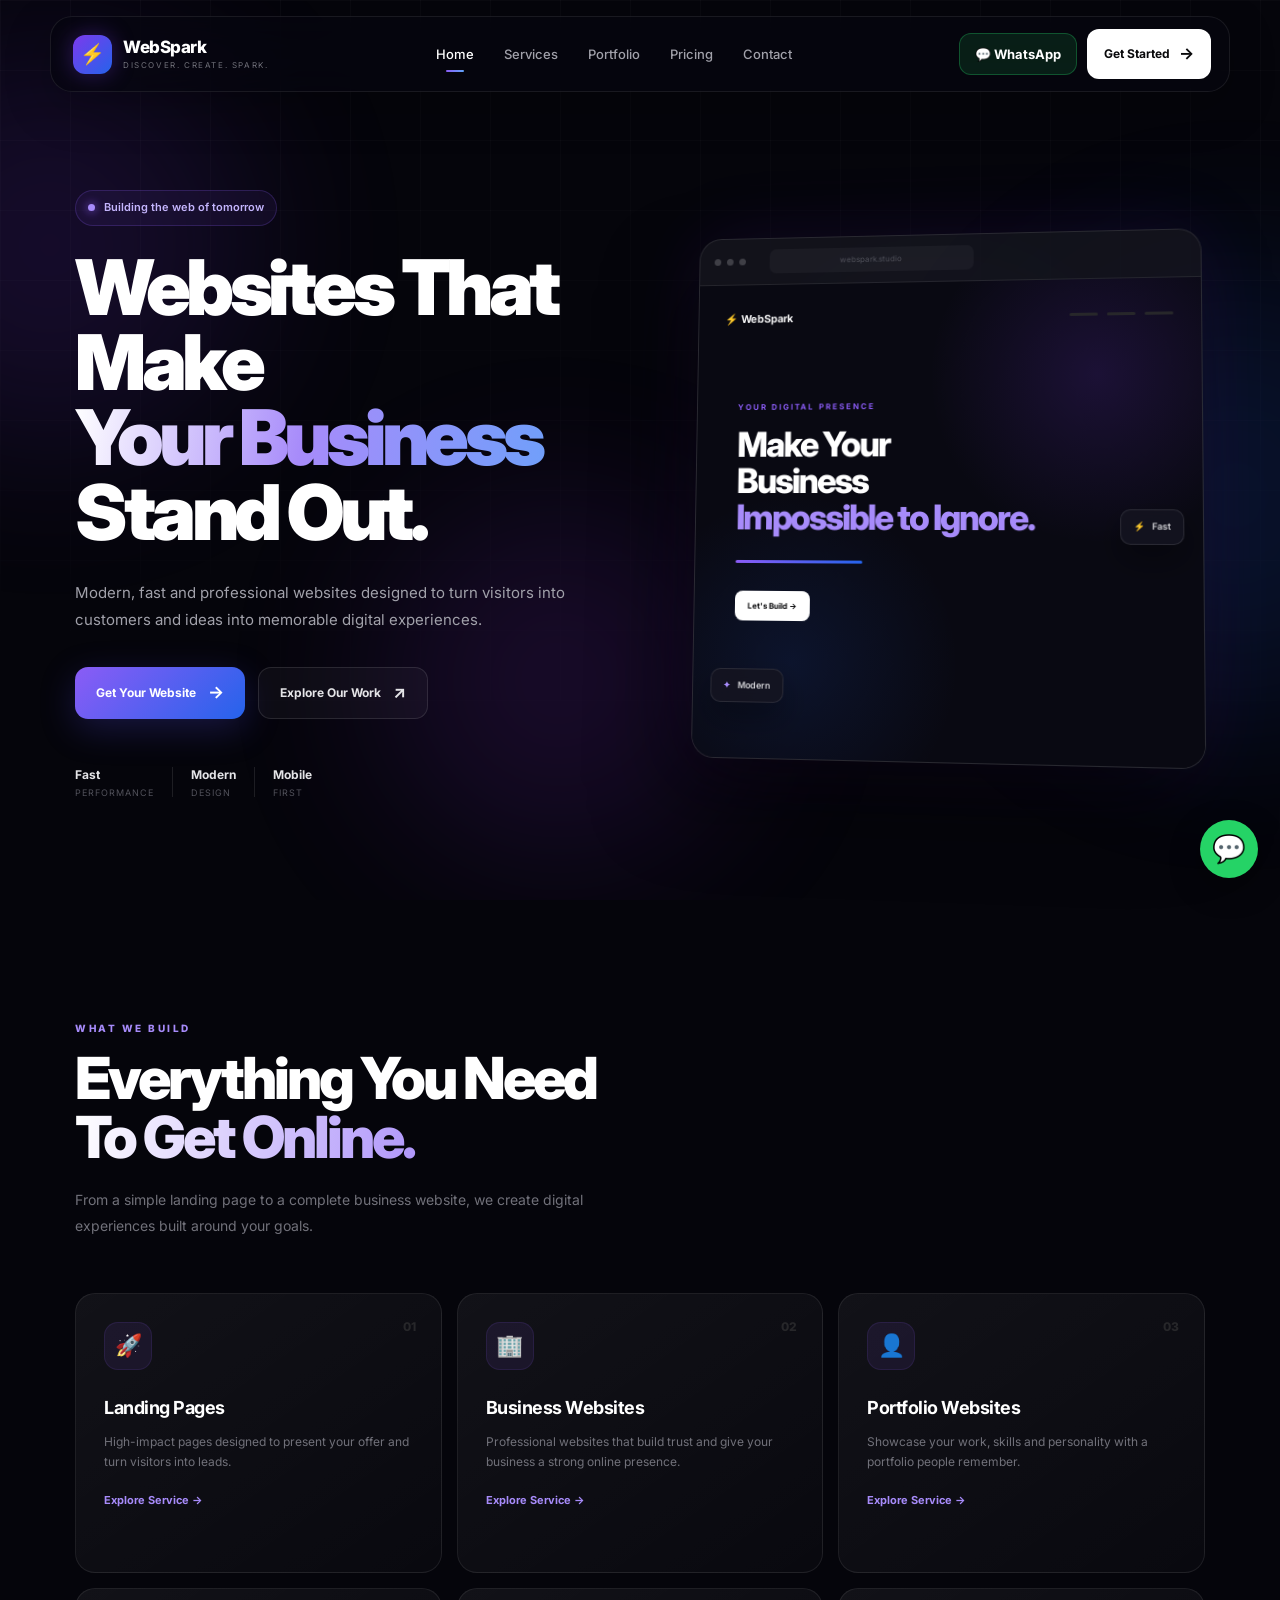
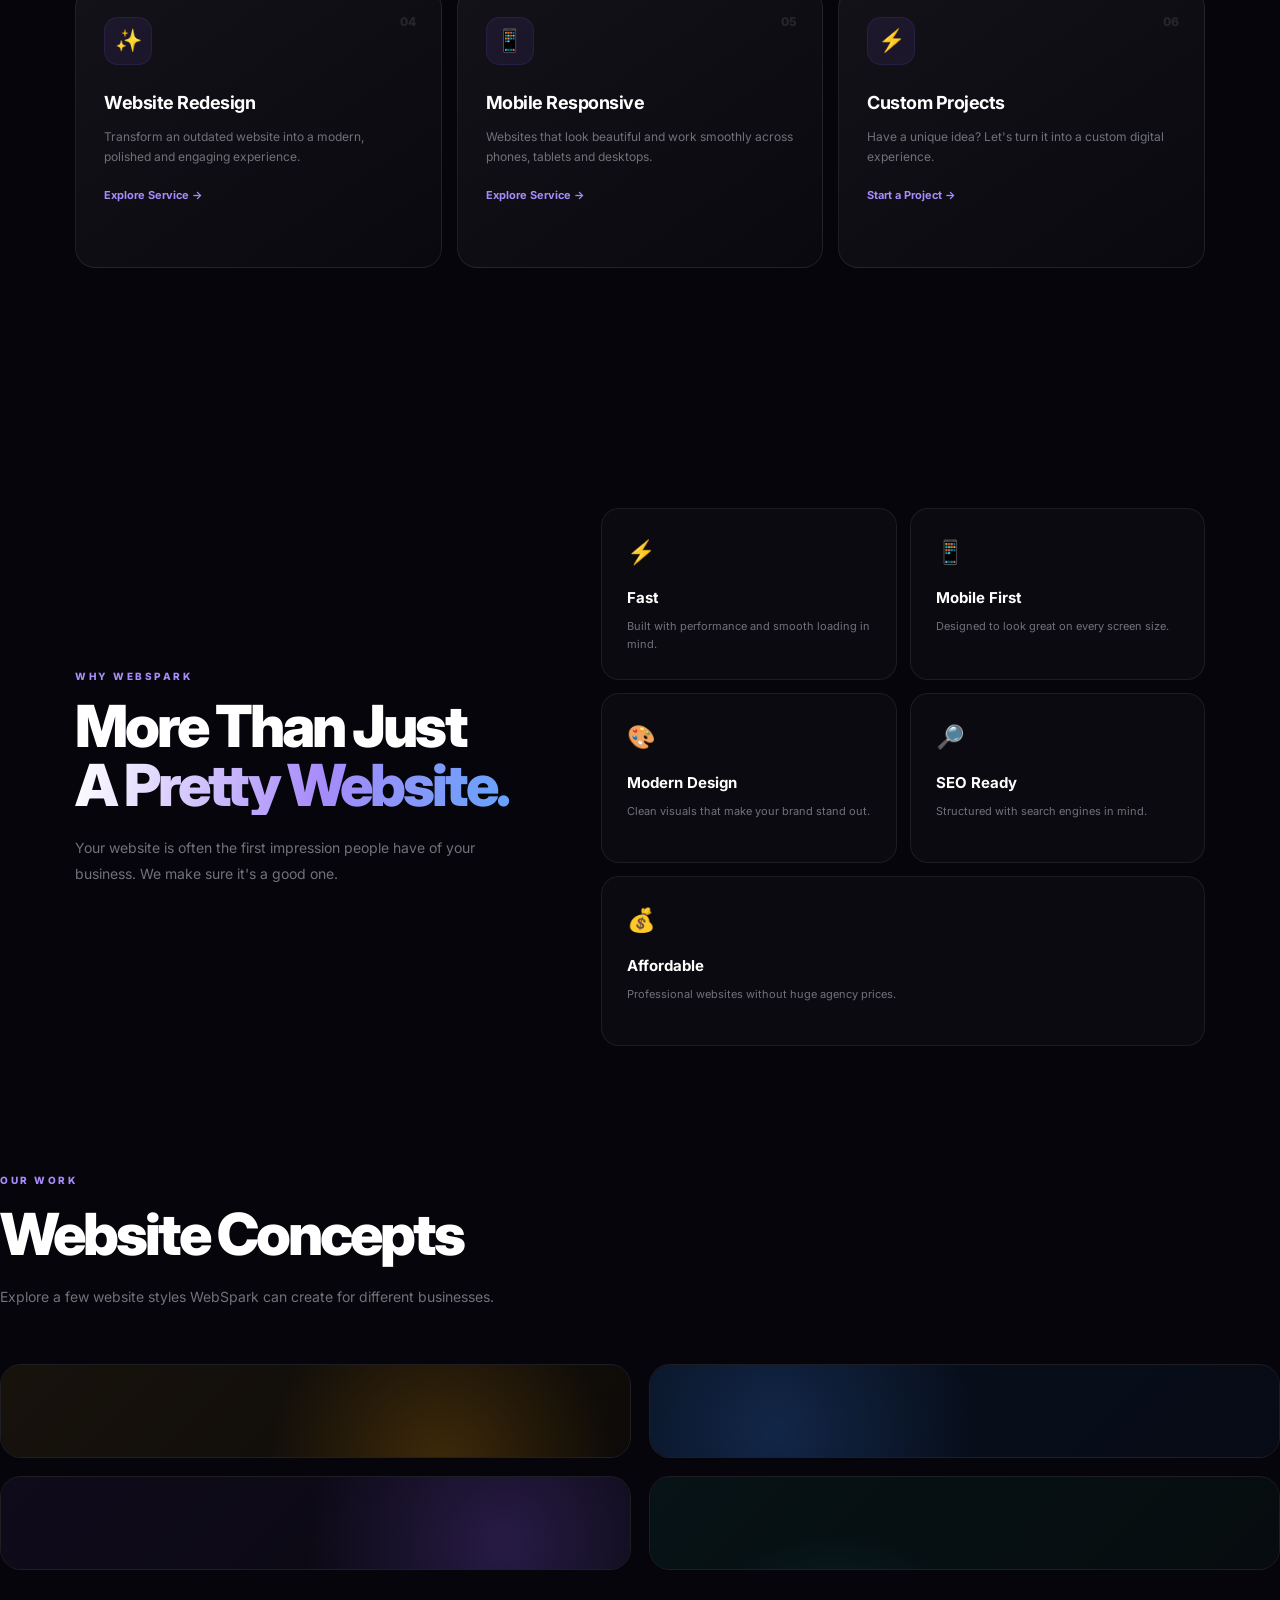
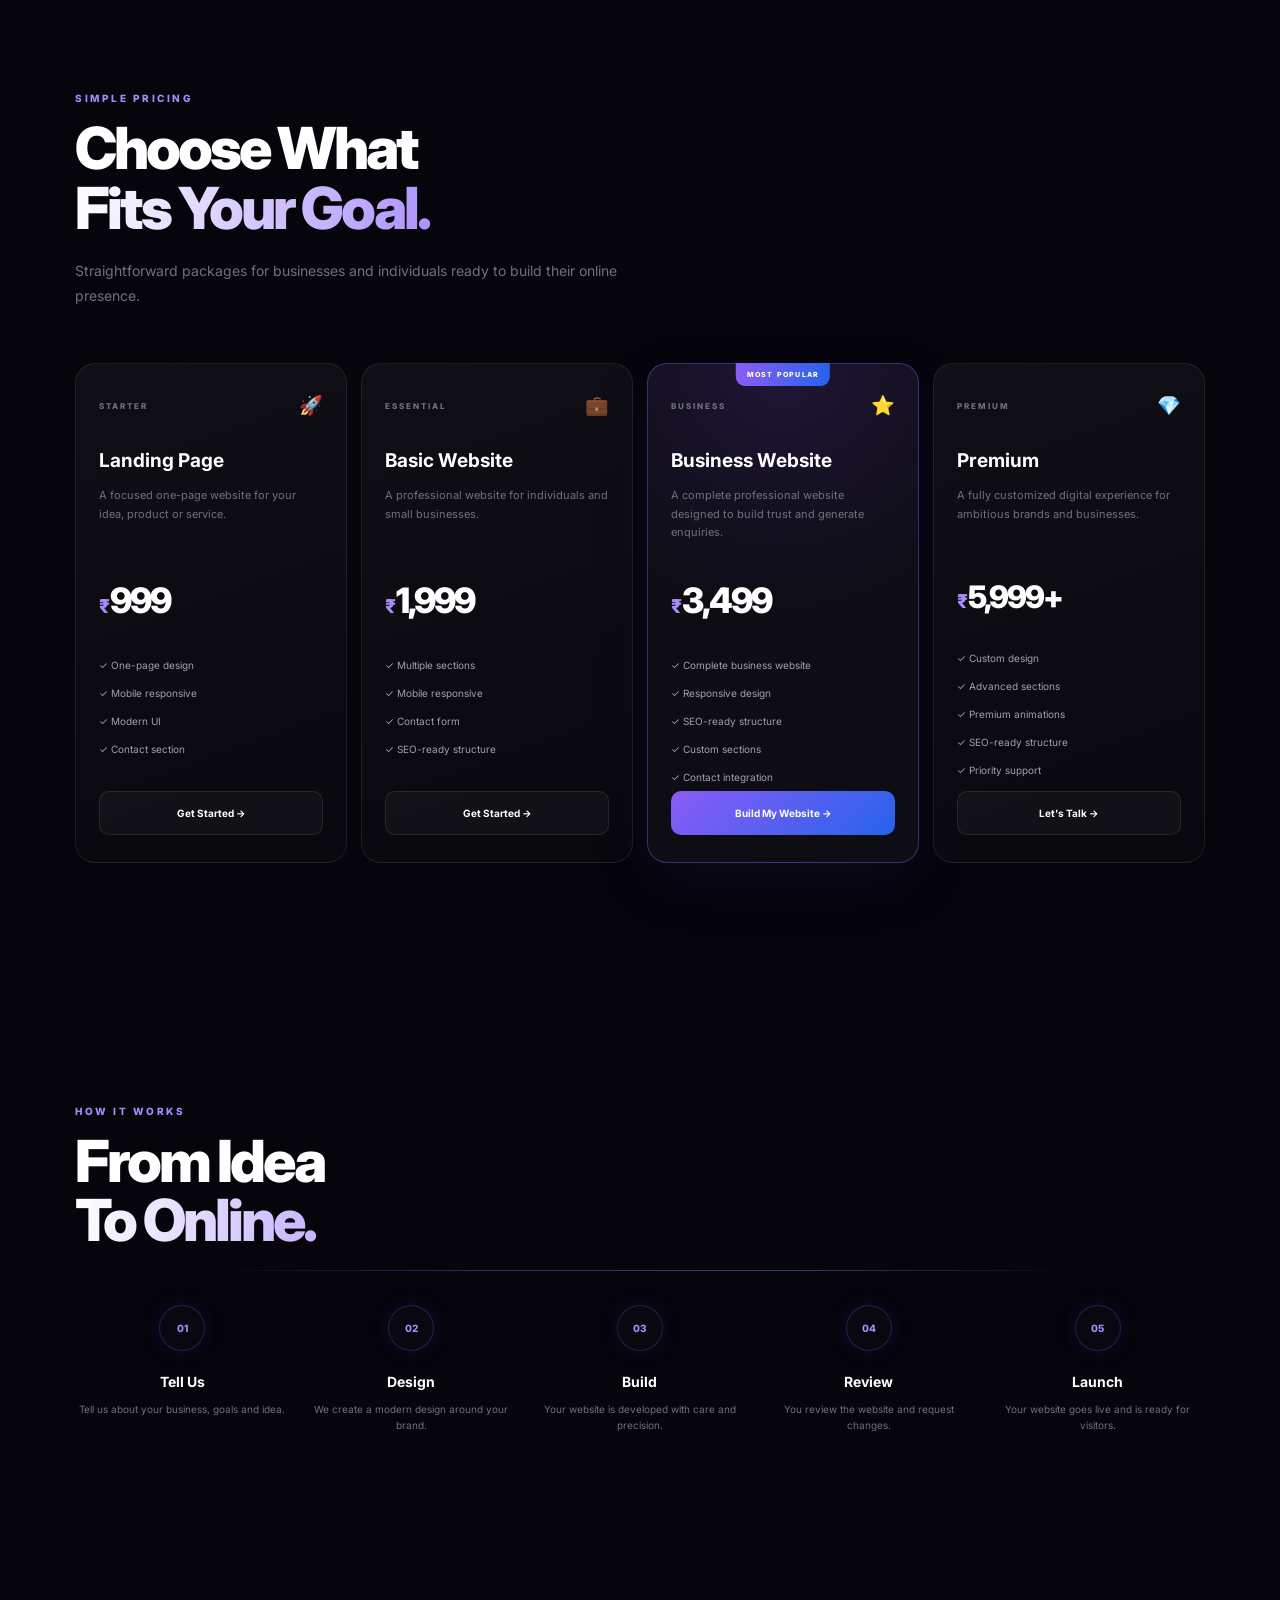
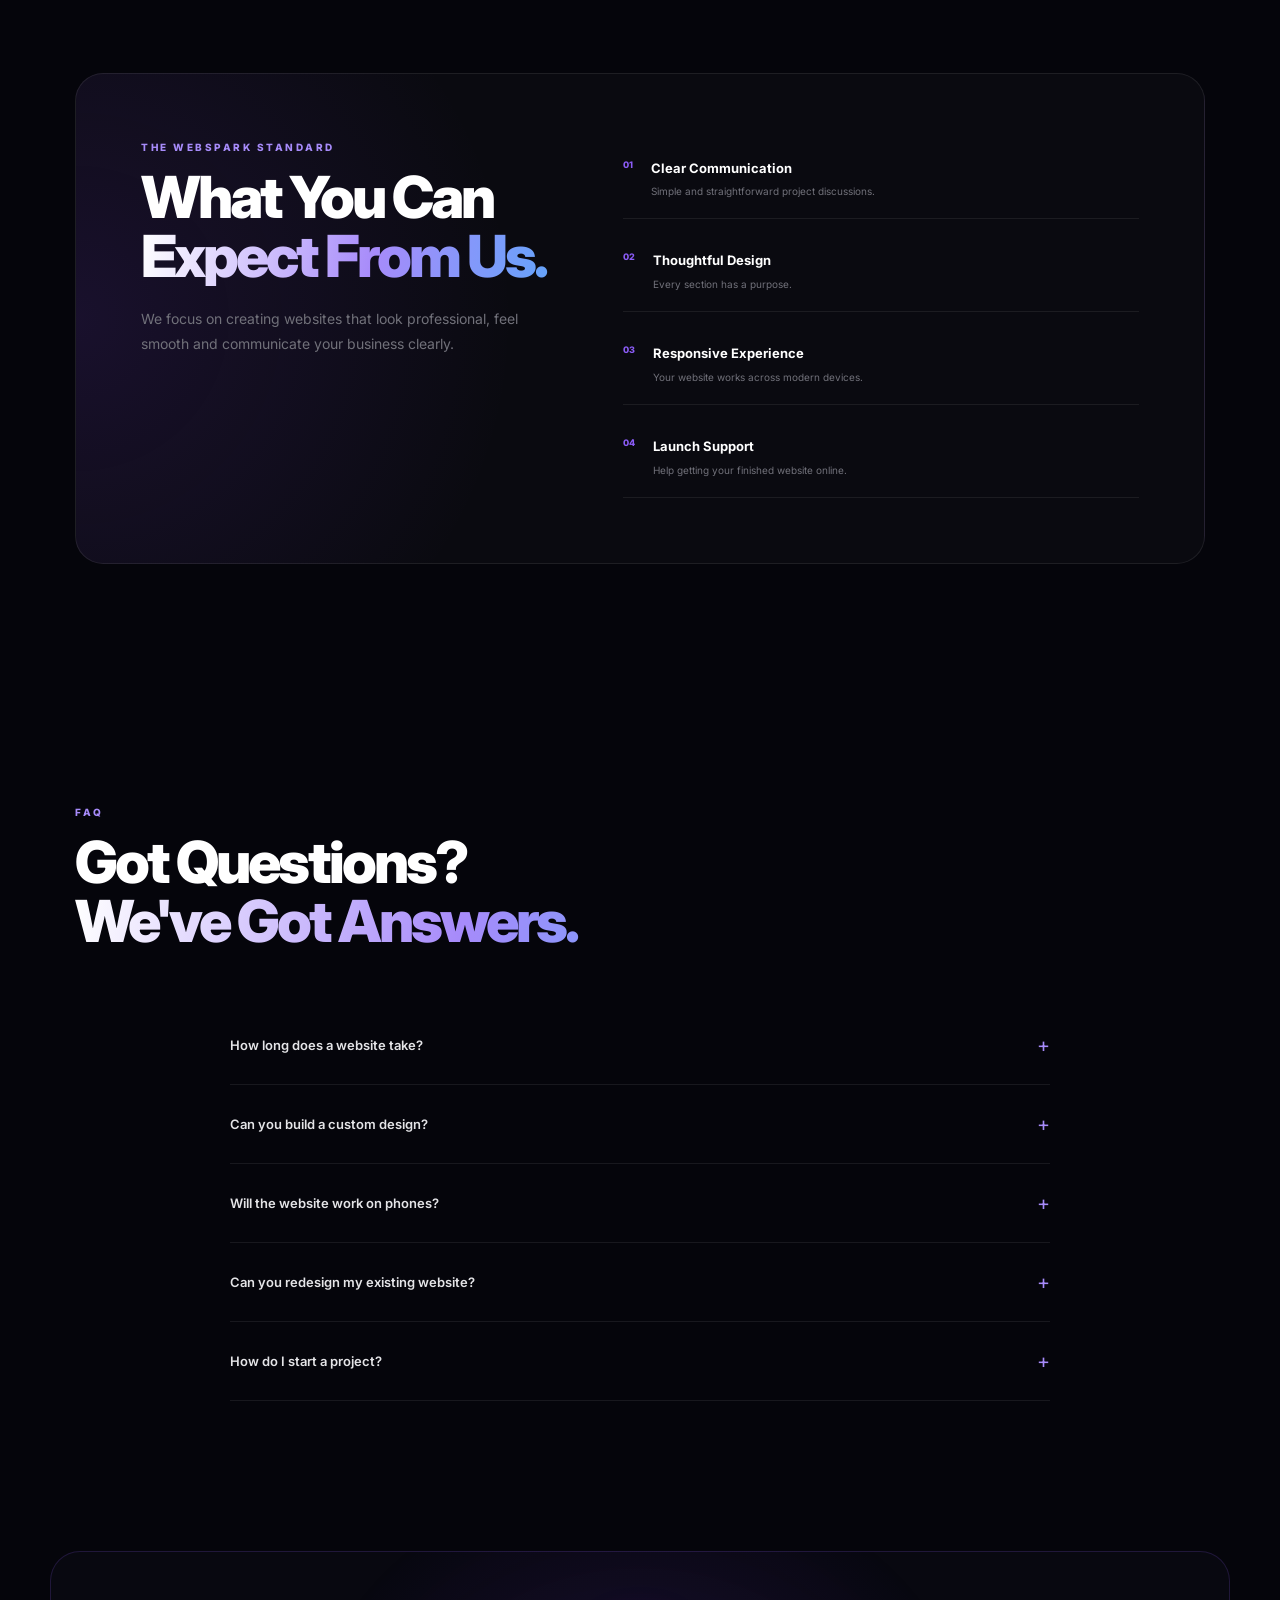
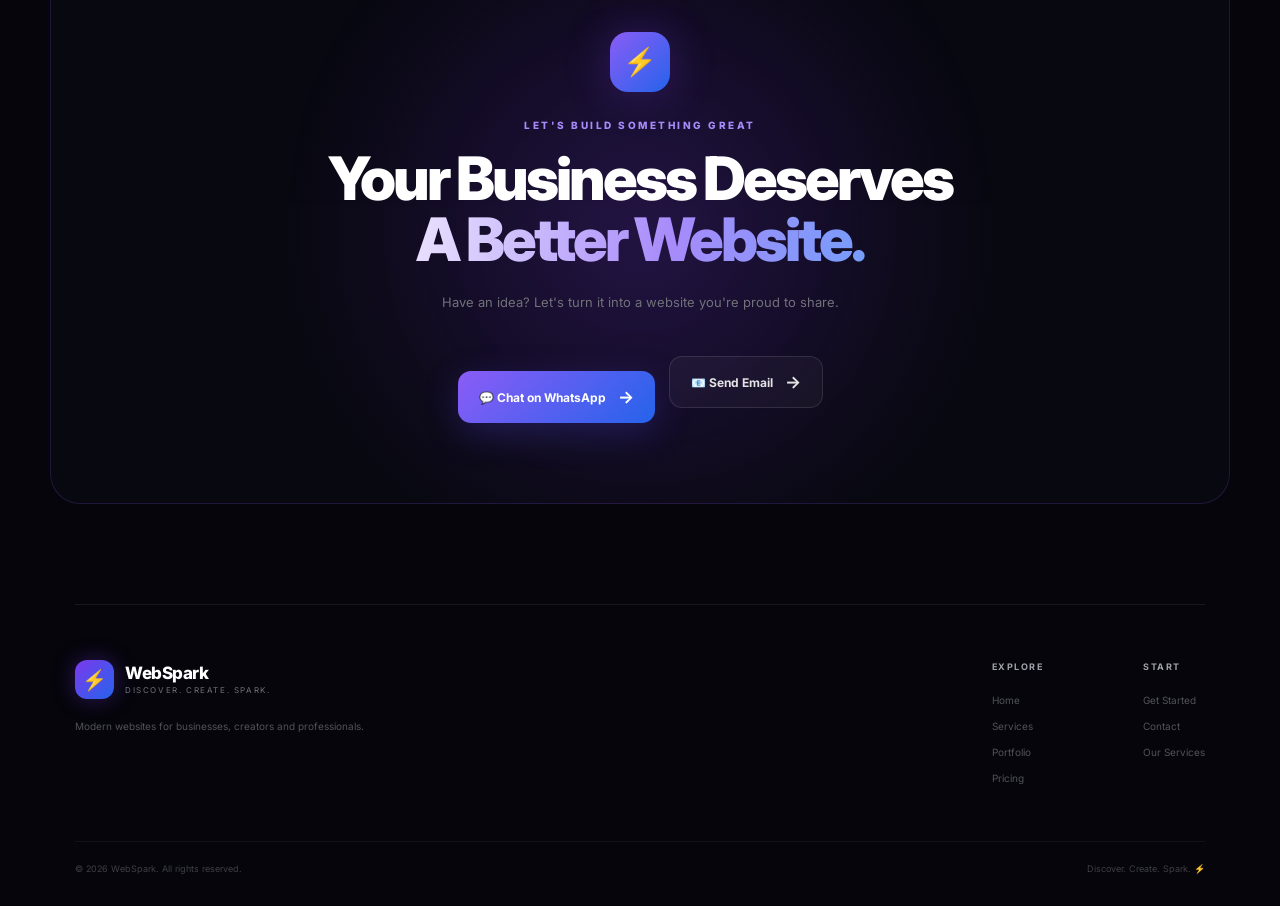
<file: index.html>
<!DOCTYPE html>
<html lang="en">

<head>
    <meta charset="UTF-8">

    <meta name="viewport" content="width=device-width, initial-scale=1.0">

    <meta
        name="description"
        content="WebSpark creates modern, fast and professional websites for businesses, creators and professionals."
    >

    <meta
        name="keywords"
        content="WebSpark, website design, business websites, landing pages, portfolio websites"
    >

    <meta name="author" content="WebSpark">

    <title>WebSpark ⚡ | Modern Websites That Make Businesses Stand Out</title>

    <link rel="stylesheet" href="style.css">
    
</head>

<body>

<!-- =========================================
     INTRO / LOGO ANIMATION
========================================== -->

<div id="intro-screen" class="intro-screen">

    <div class="intro-glow intro-glow-one"></div>
    <div class="intro-glow intro-glow-two"></div>

    <div class="intro-logo">

        <div class="logo-mark">
            <span>⚡</span>
        </div>

        <h1>Web<span>Spark</span></h1>

        <p>Discover. Create. Spark.</p>

    </div>

</div>


<!-- =========================================
     BACKGROUND EFFECTS
========================================== -->

<div class="background-effects">

    <div class="orb orb-one"></div>
    <div class="orb orb-two"></div>
    <div class="orb orb-three"></div>

</div>


<!-- =========================================
     NAVBAR
========================================== -->

<header class="navbar">

    <a href="#home" class="brand">

        <div class="brand-icon">⚡</div>

        <div class="brand-text">
            <strong>WebSpark</strong>
            <span>Discover. Create. Spark.</span>
        </div>

    </a>


    <nav class="nav-links">

        <a href="#home" class="active">Home</a>
        <a href="#services">Services</a>
        <a href="#portfolio">Portfolio</a>
        <a href="#pricing">Pricing</a>
        <a href="#contact">Contact</a>

    </nav>


    <div class="nav-actions">

        <a
            href="https://wa.me/918979978542?text=Hi%20WebSpark%20%F0%9F%9A%80%2C%20I%20want%20to%20discuss%20a%20website%20for%20my%20business."
            class="nav-whatsapp"
            target="_blank"
            rel="noopener noreferrer"
        >
            💬 WhatsApp
        </a>

        <a href="#contact" class="nav-button">
            Get Started <span>→</span>
        </a>

    </div>


    <button class="menu-button" id="menuButton" aria-label="Open menu">
        ☰
    </button>

</header>


<!-- =========================================
     MOBILE MENU
========================================== -->

<div class="mobile-menu" id="mobileMenu">

    <a href="#home">Home</a>
    <a href="#services">Services</a>
    <a href="#portfolio">Portfolio</a>
    <a href="#pricing">Pricing</a>
    <a href="#contact">Contact</a>

    <a
        href="https://wa.me/918979978542?text=Hi%20WebSpark%20%F0%9F%9A%80%2C%20I%20want%20to%20discuss%20a%20website%20for%20my%20business."
        target="_blank"
        rel="noopener noreferrer"
        class="mobile-whatsapp-button"
    >
        💬 Chat on WhatsApp
    </a>

    <a href="#contact" class="mobile-menu-button">
        Get Started →
    </a>

</div>


<!-- =========================================
     HERO SECTION
========================================== -->

<main>

<section class="hero" id="home">

    <div class="hero-content">

        <div class="hero-badge">
            <span class="status-dot"></span>
            Building the web of tomorrow
        </div>


        <h1 class="hero-title">

            Websites That Make
            <span>Your Business</span>
            Stand Out.

        </h1>


        <p class="hero-description">

            Modern, fast and professional websites designed
            to turn visitors into customers and ideas into
            memorable digital experiences.

        </p>


        <div class="hero-buttons">

            <a href="#contact" class="primary-button">
                Get Your Website
                <span>→</span>
            </a>

            <a href="#portfolio" class="secondary-button">
                Explore Our Work
                <span>↗</span>
            </a>

        </div>


        <div class="hero-trust">

            <div class="trust-item">
                <strong>Fast</strong>
                <span>Performance</span>
            </div>

            <div class="trust-line"></div>

            <div class="trust-item">
                <strong>Modern</strong>
                <span>Design</span>
            </div>

            <div class="trust-line"></div>

            <div class="trust-item">
                <strong>Mobile</strong>
                <span>First</span>
            </div>

        </div>

    </div>


    <!-- HERO VISUAL -->

    <div class="hero-visual">

        <div class="visual-glow"></div>

        <div class="website-card">

            <div class="browser-bar">

                <div class="browser-dots">
                    <span></span>
                    <span></span>
                    <span></span>
                </div>

                <div class="browser-address">
                    webspark.studio
                </div>

            </div>


            <div class="mock-website">

                <div class="mock-nav">

                    <div class="mock-logo">
                        ⚡ WebSpark
                    </div>

                    <div class="mock-nav-lines">
                        <span></span>
                        <span></span>
                        <span></span>
                    </div>

                </div>


                <div class="mock-content">

                    <div class="mock-small">
                        YOUR DIGITAL PRESENCE
                    </div>

                    <div class="mock-heading">
                        Make Your
                        <br>
                        Business
                        <br>
                        <span>Impossible to Ignore.</span>
                    </div>

                    <div class="mock-line"></div>

                    <div class="mock-button">
                        Let's Build →
                    </div>

                </div>


                <div class="floating-card floating-card-one">
                    <span>⚡</span>
                    Fast
                </div>

                <div class="floating-card floating-card-two">
                    <span>✦</span>
                    Modern
                </div>

            </div>

        </div>

    </div>

</section>


<!-- =========================================
     SERVICES
========================================== -->

<section class="section services-section" id="services">

    <div class="section-heading">

        <div class="section-label">
            WHAT WE BUILD
        </div>

        <h2>
            Everything You Need
            <span>To Get Online.</span>
        </h2>

        <p>
            From a simple landing page to a complete business
            website, we create digital experiences built around
            your goals.
        </p>

    </div>


    <div class="services-grid">

        <article class="service-card">

            <div class="service-number">01</div>
            <div class="service-icon">🚀</div>

            <h3>Landing Pages</h3>

            <p>
                High-impact pages designed to present your
                offer and turn visitors into leads.
            </p>

            <a href="#contact">Explore Service →</a>

        </article>


        <article class="service-card">

            <div class="service-number">02</div>
            <div class="service-icon">🏢</div>

            <h3>Business Websites</h3>

            <p>
                Professional websites that build trust and
                give your business a strong online presence.
            </p>

            <a href="#contact">Explore Service →</a>

        </article>


        <article class="service-card">

            <div class="service-number">03</div>
            <div class="service-icon">👤</div>

            <h3>Portfolio Websites</h3>

            <p>
                Showcase your work, skills and personality
                with a portfolio people remember.
            </p>

            <a href="#contact">Explore Service →</a>

        </article>


        <article class="service-card">

            <div class="service-number">04</div>
            <div class="service-icon">✨</div>

            <h3>Website Redesign</h3>

            <p>
                Transform an outdated website into a modern,
                polished and engaging experience.
            </p>

            <a href="#contact">Explore Service →</a>

        </article>


        <article class="service-card">

            <div class="service-number">05</div>
            <div class="service-icon">📱</div>

            <h3>Mobile Responsive</h3>

            <p>
                Websites that look beautiful and work smoothly
                across phones, tablets and desktops.
            </p>

            <a href="#contact">Explore Service →</a>

        </article>


        <article class="service-card service-card-special">

            <div class="service-number">06</div>
            <div class="service-icon">⚡</div>

            <h3>Custom Projects</h3>

            <p>
                Have a unique idea? Let's turn it into a
                custom digital experience.
            </p>

            <a href="#contact">Start a Project →</a>

        </article>

    </div>

</section>


<!-- =========================================
     WHY WEBSPARK
========================================== -->

<section class="section why-section">

    <div class="why-content">

        <div class="section-label">
            WHY WEBSPARK
        </div>

        <h2>
            More Than Just
            <span>A Pretty Website.</span>
        </h2>

        <p>
            Your website is often the first impression people
            have of your business. We make sure it's a good one.
        </p>

    </div>


    <div class="why-grid">

        <div class="why-card">
            <div class="why-icon">⚡</div>
            <h3>Fast</h3>
            <p>Built with performance and smooth loading in mind.</p>
        </div>

        <div class="why-card">
            <div class="why-icon">📱</div>
            <h3>Mobile First</h3>
            <p>Designed to look great on every screen size.</p>
        </div>

        <div class="why-card">
            <div class="why-icon">🎨</div>
            <h3>Modern Design</h3>
            <p>Clean visuals that make your brand stand out.</p>
        </div>

        <div class="why-card">
            <div class="why-icon">🔎</div>
            <h3>SEO Ready</h3>
            <p>Structured with search engines in mind.</p>
        </div>

        <div class="why-card">
            <div class="why-icon">💰</div>
            <h3>Affordable</h3>
            <p>Professional websites without huge agency prices.</p>
        </div>

    </div>

</section>


<!-- =========================================
     PORTFOLIO
========================================== -->

<section class="portfolio" id="portfolio">

    <div class="section-heading">

        <span class="section-label">
            Our Work
        </span>

        <h2>
            Website Concepts
        </h2>

        <p>
            Explore a few website styles WebSpark can create
            for different businesses.
        </p>

    </div>


    <div class="portfolio-grid">

        <!-- RESTAURANT -->

        <div class="portfolio-card">

            <div class="portfolio-preview restaurant-preview">

                <div class="preview-content">

                    <span>🍽️</span>

                    <h3>
                        La Tavola
                    </h3>

                    <p>
                        Restaurant Website
                    </p>

                </div>

            </div>


            <div class="portfolio-info">

                <h3>
                    Restaurant
                </h3>

                <p>
                    Elegant and modern website for restaurants and cafés.
                </p>

                <a
                    href="demo-restaurant.html"
                    class="portfolio-demo-link"
                >
                    View Demo →
                </a>

            </div>

        </div>


        <!-- COACHING -->

        <div class="portfolio-card">

            <div class="portfolio-preview coaching-preview">

                <div class="preview-content">

                    <span>🎓</span>

                    <h3>
                        Elevate Academy
                    </h3>

                    <p>
                        Coaching Website
                    </p>

                </div>

            </div>


            <div class="portfolio-info">

                <h3>
                    Coaching
                </h3>

                <p>
                    Professional website for coaching institutes and educators.
                </p>

                <a
                    href="coaching-demo.html"
                    class="portfolio-demo-link"
                >
                    View Demo →
                </a>

            </div>

        </div>


        <!-- LOCAL BUSINESS -->

        <div class="portfolio-card">

            <div class="portfolio-preview business-preview">

                <div class="preview-content">

                    <span>🏪</span>

                    <h3>
                        UrbanFix
                    </h3>

                    <p>
                        Local Business Website
                    </p>

                </div>

            </div>


            <div class="portfolio-info">

                <h3>
                    Local Business
                </h3>

                <p>
                    Modern website for local services and small businesses.
                </p>

                <a
                    href="local-business-demo.html"
                    class="portfolio-demo-link"
                >
                    View Demo →
                </a>

            </div>

        </div>


        <!-- PROFESSIONAL PORTFOLIO -->

        <div class="portfolio-card">

            <div class="portfolio-preview personal-preview">

                <div class="preview-content">

                    <span>💼</span>

                    <h3>
                        Alex Morgan
                    </h3>

                    <p>
                        Professional Portfolio
                    </p>

                </div>

            </div>


            <div class="portfolio-info">

                <h3>
                    Professional Portfolio
                </h3>

                <p>
                    Clean personal website for freelancers and professionals.
                </p>

                <a
                    href="portfolio-demo.html"
                    class="portfolio-demo-link"
                >
                    View Demo →
                </a>

            </div>

        </div>

    </div>

</section>


<!-- =========================================
     PRICING
========================================== -->

<section class="section pricing-section" id="pricing">

    <div class="section-heading">

        <div class="section-label">
            SIMPLE PRICING
        </div>

        <h2>
            Choose What
            <span>Fits Your Goal.</span>
        </h2>

        <p>
            Straightforward packages for businesses and
            individuals ready to build their online presence.
        </p>

    </div>


    <div class="pricing-grid">

        <article class="pricing-card">

            <div class="pricing-top">
                <span>STARTER</span>
                <div class="pricing-icon">🚀</div>
            </div>

            <h3>Landing Page</h3>

            <p class="pricing-description">
                A focused one-page website for your idea,
                product or service.
            </p>

            <div class="price">
                <span>₹</span>999
            </div>

            <ul>
                <li>✓ One-page design</li>
                <li>✓ Mobile responsive</li>
                <li>✓ Modern UI</li>
                <li>✓ Contact section</li>
            </ul>

            <a href="#contact" class="pricing-button">
                Get Started →
            </a>

        </article>


        <article class="pricing-card">

            <div class="pricing-top">
                <span>ESSENTIAL</span>
                <div class="pricing-icon">💼</div>
            </div>

            <h3>Basic Website</h3>

            <p class="pricing-description">
                A professional website for individuals
                and small businesses.
            </p>

            <div class="price">
                <span>₹</span>1,999
            </div>

            <ul>
                <li>✓ Multiple sections</li>
                <li>✓ Mobile responsive</li>
                <li>✓ Contact form</li>
                <li>✓ SEO-ready structure</li>
            </ul>

            <a href="#contact" class="pricing-button">
                Get Started →
            </a>

        </article>


        <article class="pricing-card featured-pricing">

            <div class="popular-badge">
                MOST POPULAR
            </div>

            <div class="pricing-top">
                <span>BUSINESS</span>
                <div class="pricing-icon">⭐</div>
            </div>

            <h3>Business Website</h3>

            <p class="pricing-description">
                A complete professional website designed
                to build trust and generate enquiries.
            </p>

            <div class="price">
                <span>₹</span>3,499
            </div>

            <ul>
                <li>✓ Complete business website</li>
                <li>✓ Responsive design</li>
                <li>✓ SEO-ready structure</li>
                <li>✓ Custom sections</li>
                <li>✓ Contact integration</li>
            </ul>

            <a
                href="#contact"
                class="pricing-button featured-button"
            >
                Build My Website →
            </a>

        </article>


        <article class="pricing-card">

            <div class="pricing-top">
                <span>PREMIUM</span>
                <div class="pricing-icon">💎</div>
            </div>

            <h3>Premium</h3>

            <p class="pricing-description">
                A fully customized digital experience for
                ambitious brands and businesses.
            </p>

            <div class="price premium-price">
                <span>₹</span>5,999+
            </div>

            <ul>
                <li>✓ Custom design</li>
                <li>✓ Advanced sections</li>
                <li>✓ Premium animations</li>
                <li>✓ SEO-ready structure</li>
                <li>✓ Priority support</li>
            </ul>

            <a href="#contact" class="pricing-button">
                Let's Talk →
            </a>

        </article>

    </div>

</section>


<!-- =========================================
     PROCESS
========================================== -->

<section class="section process-section">

    <div class="section-heading">

        <div class="section-label">
            HOW IT WORKS
        </div>

        <h2>
            From Idea
            <span>To Online.</span>
        </h2>

    </div>


    <div class="process-line"></div>


    <div class="process-grid">

        <div class="process-step">

            <div class="process-number">01</div>

            <h3>Tell Us</h3>

            <p>
                Tell us about your business, goals and idea.
            </p>

        </div>


        <div class="process-step">

            <div class="process-number">02</div>

            <h3>Design</h3>

            <p>
                We create a modern design around your brand.
            </p>

        </div>


        <div class="process-step">

            <div class="process-number">03</div>

            <h3>Build</h3>

            <p>
                Your website is developed with care and precision.
            </p>

        </div>


        <div class="process-step">

            <div class="process-number">04</div>

            <h3>Review</h3>

            <p>
                You review the website and request changes.
            </p>

        </div>


        <div class="process-step">

            <div class="process-number">05</div>

            <h3>Launch</h3>

            <p>
                Your website goes live and is ready for visitors.
            </p>

        </div>

    </div>

</section>


<!-- =========================================
     CLIENT EXPECTATIONS
========================================== -->

<section class="section expectations-section">

    <div class="expectations-box">

        <div class="expectations-content">

            <div class="section-label">
                THE WEBSPARK STANDARD
            </div>

            <h2>
                What You Can
                <span>Expect From Us.</span>
            </h2>

            <p>
                We focus on creating websites that look
                professional, feel smooth and communicate
                your business clearly.
            </p>

        </div>


        <div class="expectations-list">

            <div class="expectation">

                <span>01</span>

                <div>
                    <h3>Clear Communication</h3>

                    <p>
                        Simple and straightforward project discussions.
                    </p>
                </div>

            </div>


            <div class="expectation">

                <span>02</span>

                <div>
                    <h3>Thoughtful Design</h3>

                    <p>
                        Every section has a purpose.
                    </p>
                </div>

            </div>


            <div class="expectation">

                <span>03</span>

                <div>
                    <h3>Responsive Experience</h3>

                    <p>
                        Your website works across modern devices.
                    </p>
                </div>

            </div>


            <div class="expectation">

                <span>04</span>

                <div>
                    <h3>Launch Support</h3>

                    <p>
                        Help getting your finished website online.
                    </p>
                </div>

            </div>

        </div>

    </div>

</section>


<!-- =========================================
     FAQ
========================================== -->

<section class="section faq-section">

    <div class="section-heading">

        <div class="section-label">
            FAQ
        </div>

        <h2>
            Got Questions?
            <span>We've Got Answers.</span>
        </h2>

    </div>


    <div class="faq-container">

        <div class="faq-item">

            <button class="faq-question">
                How long does a website take?
                <span>+</span>
            </button>

            <div class="faq-answer">

                <p>
                    Project timelines depend on the size and
                    requirements of the website. We'll discuss
                    the expected timeline before starting.
                </p>

            </div>

        </div>


        <div class="faq-item">

            <button class="faq-question">
                Can you build a custom design?
                <span>+</span>
            </button>

            <div class="faq-answer">

                <p>
                    Yes. We can create a design around your
                    brand, content and business goals.
                </p>

            </div>

        </div>


        <div class="faq-item">

            <button class="faq-question">
                Will the website work on phones?
                <span>+</span>
            </button>

            <div class="faq-answer">

                <p>
                    Yes. Responsive design is part of our
                    standard approach.
                </p>

            </div>

        </div>


        <div class="faq-item">

            <button class="faq-question">
                Can you redesign my existing website?
                <span>+</span>
            </button>

            <div class="faq-answer">

                <p>
                    Absolutely. We can modernize the design,
                    improve the structure and make the experience
                    more responsive.
                </p>

            </div>

        </div>


        <div class="faq-item">

            <button class="faq-question">
                How do I start a project?
                <span>+</span>
            </button>

            <div class="faq-answer">

                <p>
                    Simply contact us with your idea and we'll
                    discuss what you need.
                </p>

            </div>

        </div>

    </div>

</section>


<!-- =========================================
     FINAL CTA
========================================== -->

<section class="final-cta" id="contact">

    <div class="cta-glow"></div>

    <div class="cta-content">

        <div class="cta-logo">
            ⚡
        </div>

        <div class="section-label">
            LET'S BUILD SOMETHING GREAT
        </div>

        <h2>
            Your Business Deserves
            <span>A Better Website.</span>
        </h2>

        <p>
            Have an idea? Let's turn it into a website
            you're proud to share.
        </p>


        <div class="cta-buttons">

            <a
                href="https://wa.me/918979978542?text=Hi%20WebSpark%20%F0%9F%9A%80%2C%20I%20want%20to%20discuss%20a%20website%20for%20my%20business."
                class="primary-button"
                target="_blank"
                rel="noopener noreferrer"
            >
                💬 Chat on WhatsApp
                <span>→</span>
            </a>


            <a
                href="https://mail.google.com/mail/?view=cm&fs=1&to=gargatharv88@gmail.com&su=WebSpark%20Website%20Enquiry"
                target="_blank"
                rel="noopener"
                class="secondary-button"
            >
                📧 Send Email
                <span>→</span>
            </a>

        </div>

    </div>

</section>

</main>


<!-- =========================================
     FLOATING WHATSAPP BUTTON
========================================== -->

<a
    href="https://wa.me/918979978542?text=Hi%20WebSpark%20%F0%9F%9A%80%2C%20I%20want%20to%20discuss%20a%20website%20for%20my%20business."
    class="whatsapp-float"
    target="_blank"
    rel="noopener noreferrer"
    aria-label="Chat with WebSpark on WhatsApp"
    title="Chat on WhatsApp"
>
    💬
</a>


<!-- =========================================
     FOOTER
========================================== -->

<footer class="footer">

    <div class="footer-main">

        <div class="footer-brand">

            <a href="#home" class="brand">

                <div class="brand-icon">
                    ⚡
                </div>

                <div class="brand-text">

                    <strong>
                        WebSpark
                    </strong>

                    <span>
                        Discover. Create. Spark.
                    </span>

                </div>

            </a>


            <p>
                Modern websites for businesses,
                creators and professionals.
            </p>

        </div>


        <div class="footer-links">

            <div>

                <h4>
                    Explore
                </h4>

                <a href="#home">
                    Home
                </a>

                <a href="#services">
                    Services
                </a>

                <a href="#portfolio">
                    Portfolio
                </a>

                <a href="#pricing">
                    Pricing
                </a>

            </div>


            <div>

                <h4>
                    Start
                </h4>

                <a href="#contact">
                    Get Started
                </a>

                <a href="#contact">
                    Contact
                </a>

                <a href="#services">
                    Our Services
                </a>

            </div>

        </div>

    </div>


    <div class="footer-bottom">

        <p>
            © <span id="currentYear"></span> WebSpark. All rights reserved.
        </p>

        <p>
            Discover. Create. Spark. ⚡
        </p>

    </div>

</footer>


<script src="script.js"></script>

</body>
</html>
</file>
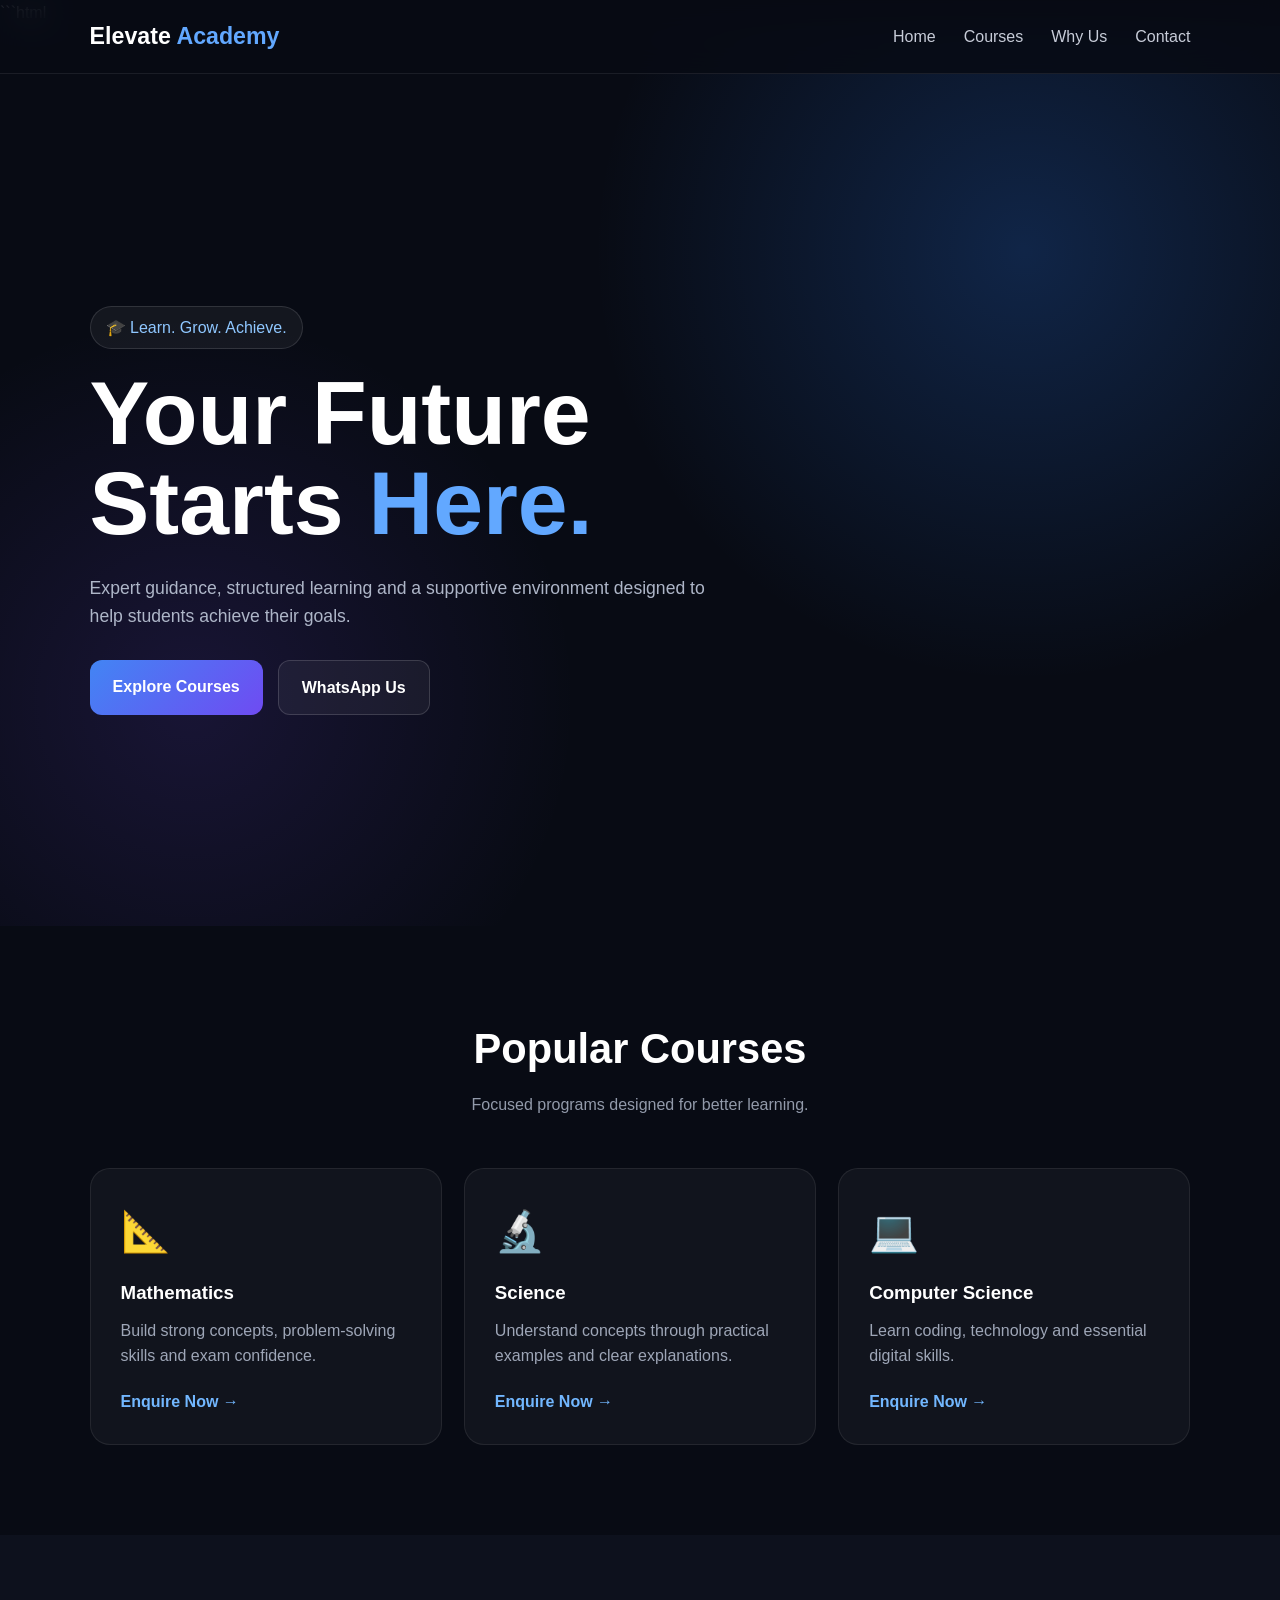
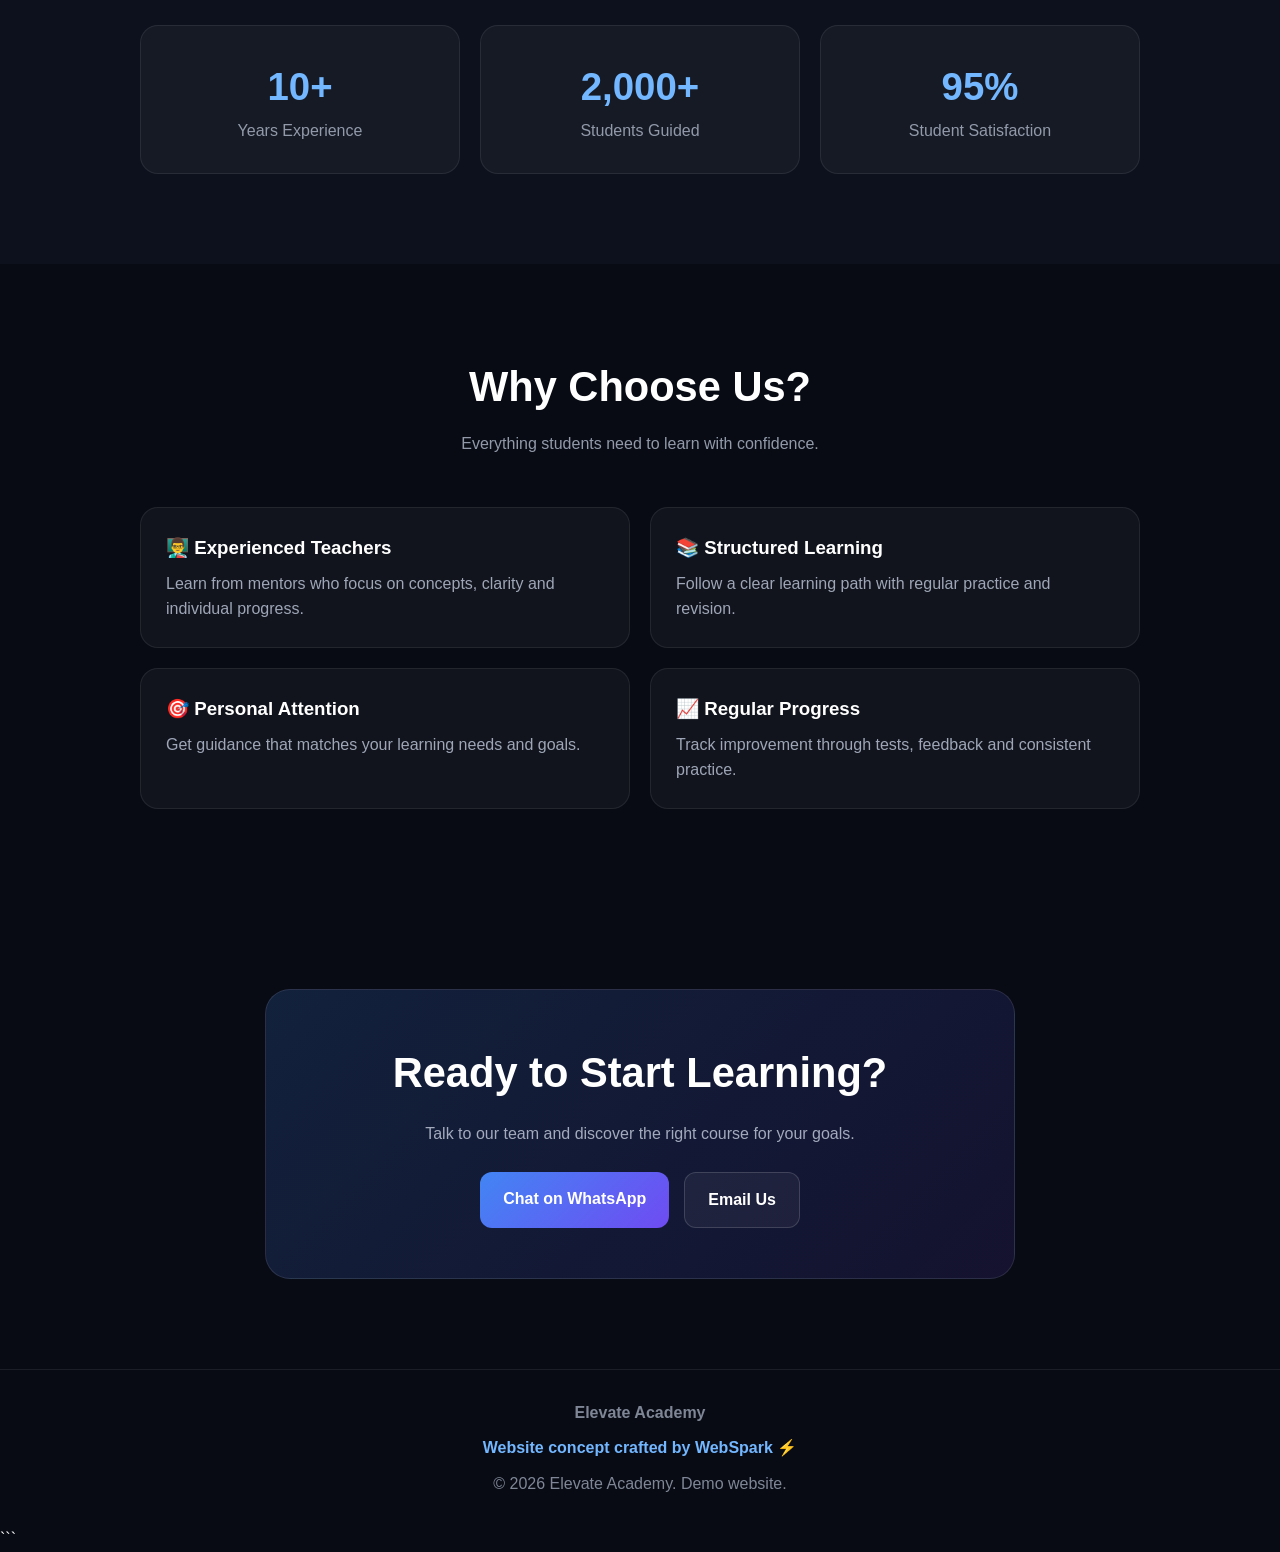
<file: coaching-demo.html>
```html
<!DOCTYPE html>
<html lang="en">
<head>
    <meta charset="UTF-8">
    <meta name="viewport" content="width=device-width, initial-scale=1.0">

    <title>Elevate Academy — Coaching Website Demo | WebSpark</title>
    <meta name="description" content="Modern coaching institute website demo created by WebSpark.">

    <style>
        * {
            margin: 0;
            padding: 0;
            box-sizing: border-box;
        }

        html {
            scroll-behavior: smooth;
        }

        body {
            font-family: Arial, Helvetica, sans-serif;
            background: #080b14;
            color: #fff;
            line-height: 1.6;
        }

        a {
            text-decoration: none;
            color: inherit;
        }

        .navbar {
            position: fixed;
            top: 0;
            width: 100%;
            z-index: 1000;
            padding: 18px 7%;
            display: flex;
            justify-content: space-between;
            align-items: center;
            background: rgba(8, 11, 20, 0.86);
            backdrop-filter: blur(15px);
            border-bottom: 1px solid rgba(255,255,255,0.08);
        }

        .logo {
            font-size: 1.45rem;
            font-weight: 800;
        }

        .logo span {
            color: #62a8ff;
        }

        .nav-links {
            display: flex;
            gap: 28px;
        }

        .nav-links a {
            color: #c7ccd8;
            transition: 0.3s;
        }

        .nav-links a:hover {
            color: #72b7ff;
        }

        .hero {
            min-height: 100vh;
            padding: 150px 7% 80px;
            display: flex;
            align-items: center;
            background:
                radial-gradient(circle at 80% 25%, rgba(45,130,255,0.22), transparent 35%),
                radial-gradient(circle at 15% 75%, rgba(125,80,255,0.14), transparent 30%);
        }

        .hero-content {
            max-width: 760px;
        }

        .badge {
            display: inline-block;
            padding: 8px 15px;
            border-radius: 50px;
            border: 1px solid rgba(255,255,255,0.12);
            background: rgba(255,255,255,0.05);
            color: #8fc7ff;
            margin-bottom: 20px;
        }

        .hero h1 {
            font-size: clamp(3rem, 7vw, 6rem);
            line-height: 1;
            margin-bottom: 25px;
        }

        .hero h1 span {
            color: #62a8ff;
        }

        .hero p {
            max-width: 650px;
            color: #aeb6c8;
            font-size: 1.1rem;
            margin-bottom: 30px;
        }

        .buttons {
            display: flex;
            gap: 15px;
            flex-wrap: wrap;
        }

        .button {
            display: inline-block;
            padding: 14px 23px;
            border-radius: 12px;
            font-weight: 700;
            transition: 0.3s;
        }

        .primary {
            background: linear-gradient(135deg, #4285f4, #6f4bf2);
        }

        .secondary {
            border: 1px solid rgba(255,255,255,0.15);
            background: rgba(255,255,255,0.05);
        }

        .button:hover {
            transform: translateY(-3px);
        }

        section {
            padding: 90px 7%;
        }

        .section-title {
            text-align: center;
            margin-bottom: 50px;
        }

        .section-title h2 {
            font-size: 2.6rem;
            margin-bottom: 10px;
        }

        .section-title p {
            color: #929aaa;
        }

        .courses {
            display: grid;
            grid-template-columns: repeat(3, 1fr);
            gap: 22px;
        }

        .course-card {
            padding: 30px;
            border-radius: 20px;
            background: rgba(255,255,255,0.04);
            border: 1px solid rgba(255,255,255,0.08);
            transition: 0.3s;
        }

        .course-card:hover {
            transform: translateY(-6px);
            border-color: rgba(98,168,255,0.5);
        }

        .course-icon {
            font-size: 2.5rem;
            margin-bottom: 15px;
        }

        .course-card h3 {
            margin-bottom: 10px;
        }

        .course-card p {
            color: #9ea6b7;
            margin-bottom: 20px;
        }

        .course-link {
            color: #72b7ff;
            font-weight: 700;
        }

        .stats {
            background: #0d111d;
        }

        .stats-grid {
            max-width: 1000px;
            margin: auto;
            display: grid;
            grid-template-columns: repeat(3, 1fr);
            gap: 20px;
        }

        .stat {
            text-align: center;
            padding: 30px;
            border-radius: 18px;
            background: rgba(255,255,255,0.04);
            border: 1px solid rgba(255,255,255,0.08);
        }

        .stat h3 {
            font-size: 2.4rem;
            color: #72b7ff;
        }

        .stat p {
            color: #929aaa;
        }

        .why-grid {
            max-width: 1000px;
            margin: auto;
            display: grid;
            grid-template-columns: 1fr 1fr;
            gap: 20px;
        }

        .why-card {
            padding: 25px;
            border-radius: 18px;
            background: rgba(255,255,255,0.04);
            border: 1px solid rgba(255,255,255,0.08);
        }

        .why-card h3 {
            margin-bottom: 8px;
        }

        .why-card p {
            color: #9ea6b7;
        }

        .cta {
            text-align: center;
        }

        .cta-box {
            max-width: 750px;
            margin: auto;
            padding: 50px 25px;
            border-radius: 25px;
            background:
                linear-gradient(
                    135deg,
                    rgba(66,133,244,0.18),
                    rgba(111,75,242,0.12)
                );
            border: 1px solid rgba(255,255,255,0.1);
        }

        .cta-box h2 {
            font-size: 2.6rem;
            margin-bottom: 15px;
        }

        .cta-box p {
            color: #a3aabd;
            margin-bottom: 25px;
        }

        footer {
            text-align: center;
            padding: 30px 7%;
            border-top: 1px solid rgba(255,255,255,0.08);
            color: #7f8797;
        }

        .webspark {
            margin-top: 10px;
            color: #72b7ff;
            font-weight: 700;
        }

        @media (max-width: 800px) {

            .nav-links {
                display: none;
            }

            .courses {
                grid-template-columns: 1fr;
            }

            .stats-grid {
                grid-template-columns: 1fr;
            }

            .why-grid {
                grid-template-columns: 1fr;
            }

            .hero {
                padding-top: 130px;
            }

            section {
                padding: 70px 6%;
            }
        }
    </style>
</head>

<body>

    <nav class="navbar">

        <a href="#" class="logo">
            Elevate <span>Academy</span>
        </a>

        <div class="nav-links">
            <a href="#home">Home</a>
            <a href="#courses">Courses</a>
            <a href="#why">Why Us</a>
            <a href="#contact">Contact</a>
        </div>

    </nav>


    <section class="hero" id="home">

        <div class="hero-content">

            <div class="badge">
                🎓 Learn. Grow. Achieve.
            </div>

            <h1>
                Your Future Starts <span>Here.</span>
            </h1>

            <p>
                Expert guidance, structured learning and a supportive
                environment designed to help students achieve their goals.
            </p>

            <div class="buttons">

                <a href="#courses" class="button primary">
                    Explore Courses
                </a>

                <a
                    href="https://wa.me/918979978542?text=Hi%20Elevate%20Academy%20%F0%9F%8E%93%2C%20I%20want%20to%20know%20more%20about%20your%20courses."
                    target="_blank"
                    rel="noopener"
                    class="button secondary"
                >
                    WhatsApp Us
                </a>

            </div>

        </div>

    </section>


    <section id="courses">

        <div class="section-title">

            <h2>Popular Courses</h2>

            <p>
                Focused programs designed for better learning.
            </p>

        </div>


        <div class="courses">

            <div class="course-card">

                <div class="course-icon">📐</div>

                <h3>Mathematics</h3>

                <p>
                    Build strong concepts, problem-solving skills
                    and exam confidence.
                </p>

                <a href="#contact" class="course-link">
                    Enquire Now →
                </a>

            </div>


            <div class="course-card">

                <div class="course-icon">🔬</div>

                <h3>Science</h3>

                <p>
                    Understand concepts through practical examples
                    and clear explanations.
                </p>

                <a href="#contact" class="course-link">
                    Enquire Now →
                </a>

            </div>


            <div class="course-card">

                <div class="course-icon">💻</div>

                <h3>Computer Science</h3>

                <p>
                    Learn coding, technology and essential
                    digital skills.
                </p>

                <a href="#contact" class="course-link">
                    Enquire Now →
                </a>

            </div>

        </div>

    </section>


    <section class="stats">

        <div class="stats-grid">

            <div class="stat">
                <h3>10+</h3>
                <p>Years Experience</p>
            </div>

            <div class="stat">
                <h3>2,000+</h3>
                <p>Students Guided</p>
            </div>

            <div class="stat">
                <h3>95%</h3>
                <p>Student Satisfaction</p>
            </div>

        </div>

    </section>


    <section id="why">

        <div class="section-title">

            <h2>Why Choose Us?</h2>

            <p>
                Everything students need to learn with confidence.
            </p>

        </div>


        <div class="why-grid">

            <div class="why-card">

                <h3>👨‍🏫 Experienced Teachers</h3>

                <p>
                    Learn from mentors who focus on concepts,
                    clarity and individual progress.
                </p>

            </div>


            <div class="why-card">

                <h3>📚 Structured Learning</h3>

                <p>
                    Follow a clear learning path with regular
                    practice and revision.
                </p>

            </div>


            <div class="why-card">

                <h3>🎯 Personal Attention</h3>

                <p>
                    Get guidance that matches your learning
                    needs and goals.
                </p>

            </div>


            <div class="why-card">

                <h3>📈 Regular Progress</h3>

                <p>
                    Track improvement through tests,
                    feedback and consistent practice.
                </p>

            </div>

        </div>

    </section>


    <section class="cta" id="contact">

        <div class="cta-box">

            <h2>Ready to Start Learning?</h2>

            <p>
                Talk to our team and discover the right course
                for your goals.
            </p>

            <div
                class="buttons"
                style="justify-content:center;"
            >

                <a
                    href="https://wa.me/918979978542?text=Hi%20Elevate%20Academy%20%F0%9F%8E%93%2C%20I%20want%20to%20discuss%20a%20course."
                    target="_blank"
                    rel="noopener"
                    class="button primary"
                >
                    Chat on WhatsApp
                </a>

                <a
                    href="mailto:gargatharv88@gmail.com?subject=Coaching%20Website%20Enquiry"
                    class="button secondary"
                >
                    Email Us
                </a>

            </div>

        </div>

    </section>


    <footer>

        <strong>Elevate Academy</strong>

        <div class="webspark">
            Website concept crafted by WebSpark ⚡
        </div>

        <p style="margin-top:10px;">
            © 2026 Elevate Academy. Demo website.
        </p>

    </footer>

</body>
</html>
```
</file>
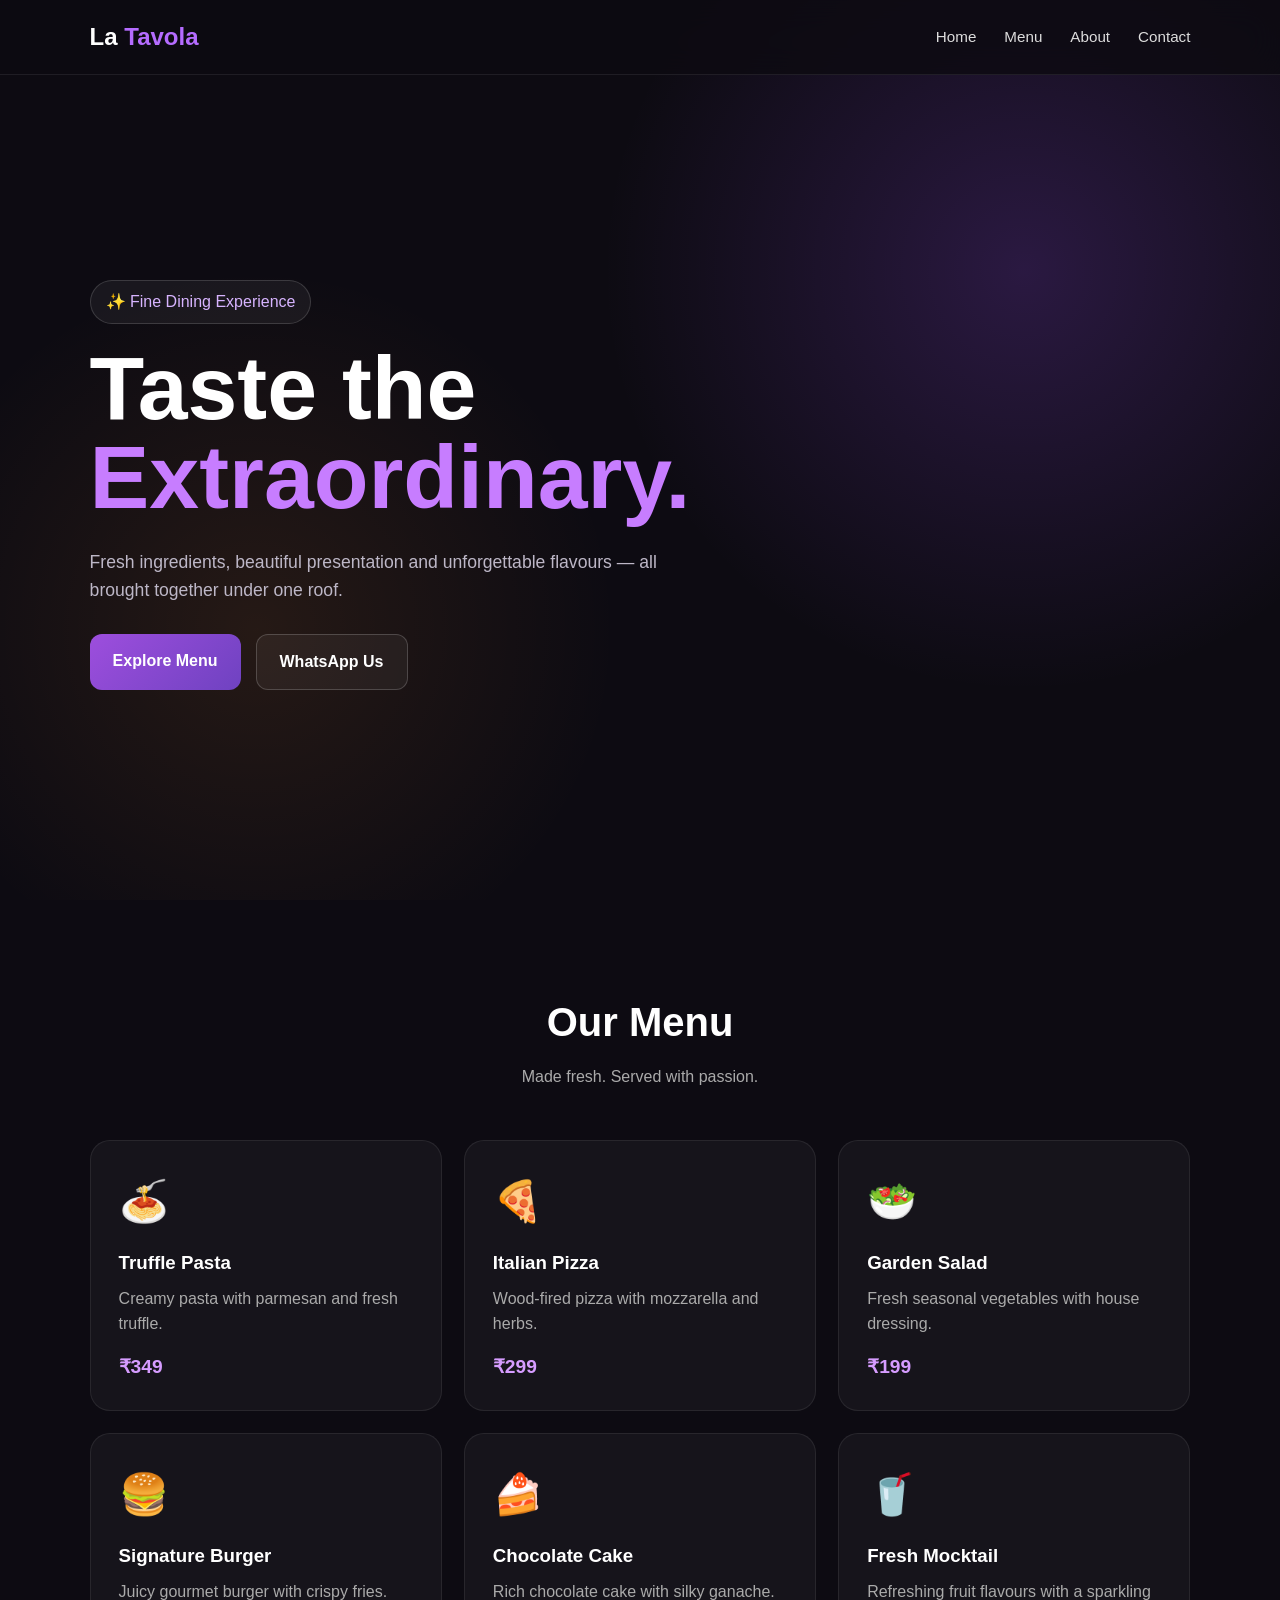
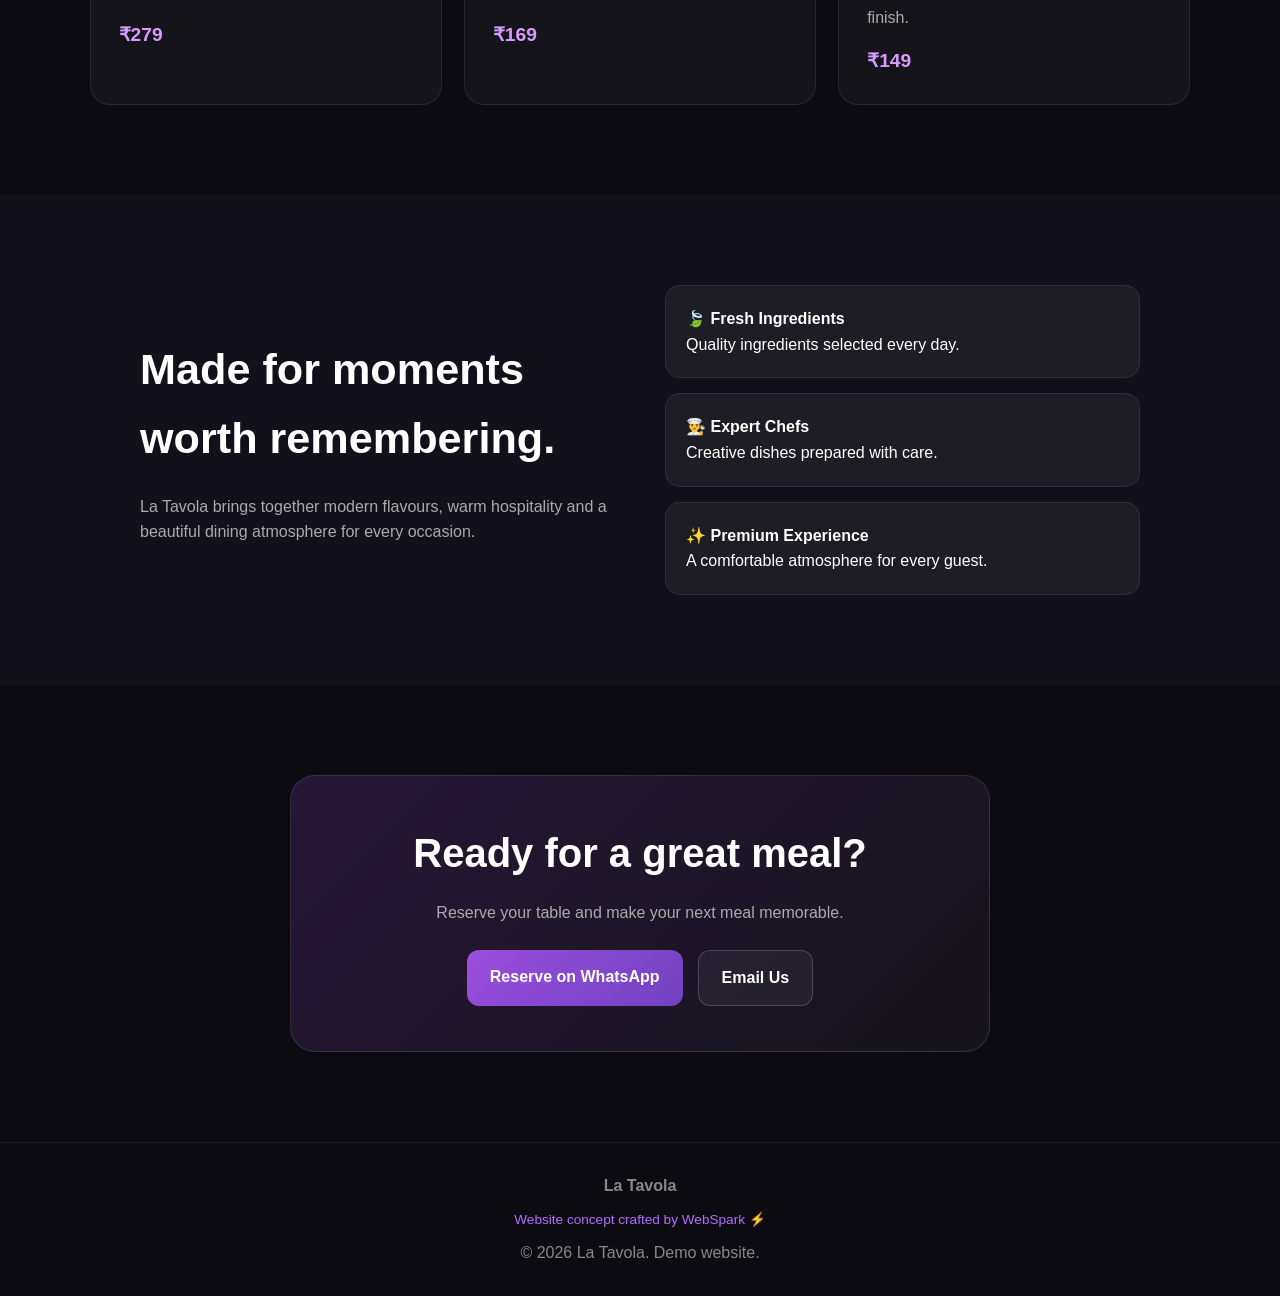
<file: demo-restaurant.html>
<!DOCTYPE html>
<html lang="en">
<head>
    <meta charset="UTF-8">
    <meta name="viewport" content="width=device-width, initial-scale=1.0">

    <title>La Tavola — Restaurant Demo | WebSpark</title>
    <meta name="description" content="Premium restaurant website demo created by WebSpark.">

    <style>
        * {
            margin: 0;
            padding: 0;
            box-sizing: border-box;
        }

        html {
            scroll-behavior: smooth;
        }

        body {
            font-family: Arial, Helvetica, sans-serif;
            background: #0d0b12;
            color: #fff;
            line-height: 1.6;
        }

        a {
            text-decoration: none;
            color: inherit;
        }

        .navbar {
            position: fixed;
            top: 0;
            width: 100%;
            z-index: 1000;
            padding: 18px 7%;
            display: flex;
            justify-content: space-between;
            align-items: center;
            background: rgba(13, 11, 18, 0.85);
            backdrop-filter: blur(15px);
            border-bottom: 1px solid rgba(255,255,255,0.08);
        }

        .logo {
            font-size: 1.5rem;
            font-weight: 800;
        }

        .logo span {
            color: #b56cff;
        }

        .nav-links {
            display: flex;
            gap: 28px;
            font-size: 0.95rem;
        }

        .nav-links a {
            color: #ddd;
            transition: 0.3s;
        }

        .nav-links a:hover {
            color: #c77dff;
        }

        .hero {
            min-height: 100vh;
            padding: 150px 7% 80px;
            display: flex;
            align-items: center;
            background:
                radial-gradient(circle at 80% 30%, rgba(160, 80, 255, 0.2), transparent 35%),
                radial-gradient(circle at 20% 70%, rgba(255, 150, 50, 0.1), transparent 30%);
        }

        .hero-content {
            max-width: 700px;
        }

        .tag {
            display: inline-block;
            padding: 8px 15px;
            border: 1px solid rgba(255,255,255,0.15);
            border-radius: 50px;
            color: #d7b4ff;
            background: rgba(255,255,255,0.05);
            margin-bottom: 20px;
        }

        .hero h1 {
            font-size: clamp(3rem, 7vw, 6rem);
            line-height: 1;
            margin-bottom: 25px;
        }

        .hero h1 span {
            color: #c77dff;
        }

        .hero p {
            color: #bdb7c7;
            font-size: 1.1rem;
            max-width: 600px;
            margin-bottom: 30px;
        }

        .buttons {
            display: flex;
            gap: 15px;
            flex-wrap: wrap;
        }

        .button {
            padding: 14px 23px;
            border-radius: 12px;
            font-weight: 700;
            transition: 0.3s;
            display: inline-block;
        }

        .primary {
            background: linear-gradient(135deg, #9d4edd, #6f42c1);
        }

        .secondary {
            border: 1px solid rgba(255,255,255,0.18);
            background: rgba(255,255,255,0.05);
        }

        .button:hover {
            transform: translateY(-3px);
        }

        section {
            padding: 90px 7%;
        }

        .section-title {
            text-align: center;
            margin-bottom: 50px;
        }

        .section-title h2 {
            font-size: 2.5rem;
            margin-bottom: 10px;
        }

        .section-title p {
            color: #aaa;
        }

        .menu-grid {
            display: grid;
            grid-template-columns: repeat(3, 1fr);
            gap: 22px;
        }

        .menu-card {
            padding: 28px;
            border: 1px solid rgba(255,255,255,0.08);
            border-radius: 20px;
            background: rgba(255,255,255,0.04);
            transition: 0.3s;
        }

        .menu-card:hover {
            transform: translateY(-6px);
            border-color: rgba(199,125,255,0.5);
        }

        .food-icon {
            font-size: 2.5rem;
            margin-bottom: 15px;
        }

        .menu-card h3 {
            margin-bottom: 8px;
        }

        .menu-card p {
            color: #aaa;
            margin-bottom: 15px;
        }

        .price {
            color: #d69cff;
            font-weight: 800;
            font-size: 1.2rem;
        }

        .about {
            background: #12101a;
        }

        .about-grid {
            max-width: 1000px;
            margin: auto;
            display: grid;
            grid-template-columns: 1fr 1fr;
            gap: 50px;
            align-items: center;
        }

        .about h2 {
            font-size: 2.7rem;
            margin-bottom: 20px;
        }

        .about p {
            color: #aaa;
        }

        .features {
            display: grid;
            gap: 15px;
        }

        .feature {
            padding: 20px;
            border-radius: 15px;
            background: rgba(255,255,255,0.05);
            border: 1px solid rgba(255,255,255,0.08);
        }

        .contact {
            text-align: center;
        }

        .contact-box {
            max-width: 700px;
            margin: auto;
            padding: 45px 25px;
            border-radius: 25px;
            background: linear-gradient(
                135deg,
                rgba(157,78,221,0.18),
                rgba(255,255,255,0.04)
            );
            border: 1px solid rgba(255,255,255,0.1);
        }

        .contact-box h2 {
            font-size: 2.5rem;
            margin-bottom: 15px;
        }

        .contact-box p {
            color: #aaa;
            margin-bottom: 25px;
        }

        footer {
            text-align: center;
            padding: 30px 7%;
            border-top: 1px solid rgba(255,255,255,0.08);
            color: #888;
        }

        .webspark-badge {
            margin-top: 10px;
            font-size: 0.85rem;
            color: #b56cff;
        }

        @media (max-width: 800px) {
            .nav-links {
                display: none;
            }

            .menu-grid {
                grid-template-columns: 1fr;
            }

            .about-grid {
                grid-template-columns: 1fr;
            }

            .hero {
                padding-top: 130px;
            }

            section {
                padding: 70px 6%;
            }
        }
    </style>
</head>

<body>

    <nav class="navbar">
        <a href="#" class="logo">
            La <span>Tavola</span>
        </a>

        <div class="nav-links">
            <a href="#home">Home</a>
            <a href="#menu">Menu</a>
            <a href="#about">About</a>
            <a href="#contact">Contact</a>
        </div>
    </nav>

    <section class="hero" id="home">
        <div class="hero-content">

            <div class="tag">✨ Fine Dining Experience</div>

            <h1>
                Taste the <span>Extraordinary.</span>
            </h1>

            <p>
                Fresh ingredients, beautiful presentation and unforgettable
                flavours — all brought together under one roof.
            </p>

            <div class="buttons">
                <a href="#menu" class="button primary">
                    Explore Menu
                </a>

                <a
                    href="https://wa.me/918979978542?text=Hi%20La%20Tavola%20%F0%9F%8D%BD%EF%B8%8F%2C%20I%20want%20to%20make%20a%20reservation."
                    target="_blank"
                    rel="noopener"
                    class="button secondary"
                >
                    WhatsApp Us
                </a>
            </div>

        </div>
    </section>

    <section id="menu">

        <div class="section-title">
            <h2>Our Menu</h2>
            <p>Made fresh. Served with passion.</p>
        </div>

        <div class="menu-grid">

            <div class="menu-card">
                <div class="food-icon">🍝</div>
                <h3>Truffle Pasta</h3>
                <p>Creamy pasta with parmesan and fresh truffle.</p>
                <div class="price">₹349</div>
            </div>

            <div class="menu-card">
                <div class="food-icon">🍕</div>
                <h3>Italian Pizza</h3>
                <p>Wood-fired pizza with mozzarella and herbs.</p>
                <div class="price">₹299</div>
            </div>

            <div class="menu-card">
                <div class="food-icon">🥗</div>
                <h3>Garden Salad</h3>
                <p>Fresh seasonal vegetables with house dressing.</p>
                <div class="price">₹199</div>
            </div>

            <div class="menu-card">
                <div class="food-icon">🍔</div>
                <h3>Signature Burger</h3>
                <p>Juicy gourmet burger with crispy fries.</p>
                <div class="price">₹279</div>
            </div>

            <div class="menu-card">
                <div class="food-icon">🍰</div>
                <h3>Chocolate Cake</h3>
                <p>Rich chocolate cake with silky ganache.</p>
                <div class="price">₹169</div>
            </div>

            <div class="menu-card">
                <div class="food-icon">🥤</div>
                <h3>Fresh Mocktail</h3>
                <p>Refreshing fruit flavours with a sparkling finish.</p>
                <div class="price">₹149</div>
            </div>

        </div>
    </section>

    <section class="about" id="about">

        <div class="about-grid">

            <div>
                <h2>Made for moments worth remembering.</h2>

                <p>
                    La Tavola brings together modern flavours, warm hospitality
                    and a beautiful dining atmosphere for every occasion.
                </p>
            </div>

            <div class="features">

                <div class="feature">
                    🍃 <strong>Fresh Ingredients</strong>
                    <br>
                    <span>Quality ingredients selected every day.</span>
                </div>

                <div class="feature">
                    👨‍🍳 <strong>Expert Chefs</strong>
                    <br>
                    <span>Creative dishes prepared with care.</span>
                </div>

                <div class="feature">
                    ✨ <strong>Premium Experience</strong>
                    <br>
                    <span>A comfortable atmosphere for every guest.</span>
                </div>

            </div>

        </div>

    </section>

    <section class="contact" id="contact">

        <div class="contact-box">

            <h2>Ready for a great meal?</h2>

            <p>
                Reserve your table and make your next meal memorable.
            </p>

            <div class="buttons" style="justify-content:center;">

                <a
                    href="https://wa.me/918979978542?text=Hi%20La%20Tavola%20%F0%9F%8D%BD%EF%B8%8F%2C%20I%20want%20to%20make%20a%20reservation."
                    target="_blank"
                    rel="noopener"
                    class="button primary"
                >
                    Reserve on WhatsApp
                </a>

                <a
                    href="mailto:gargatharv88@gmail.com?subject=Restaurant%20Website%20Enquiry"
                    class="button secondary"
                >
                    Email Us
                </a>

            </div>

        </div>

    </section>

    <footer>

        <strong>La Tavola</strong>

        <div class="webspark-badge">
            Website concept crafted by WebSpark ⚡
        </div>

        <p style="margin-top:10px;">
            © 2026 La Tavola. Demo website.
        </p>

    </footer>

</body>
</html>
</file>
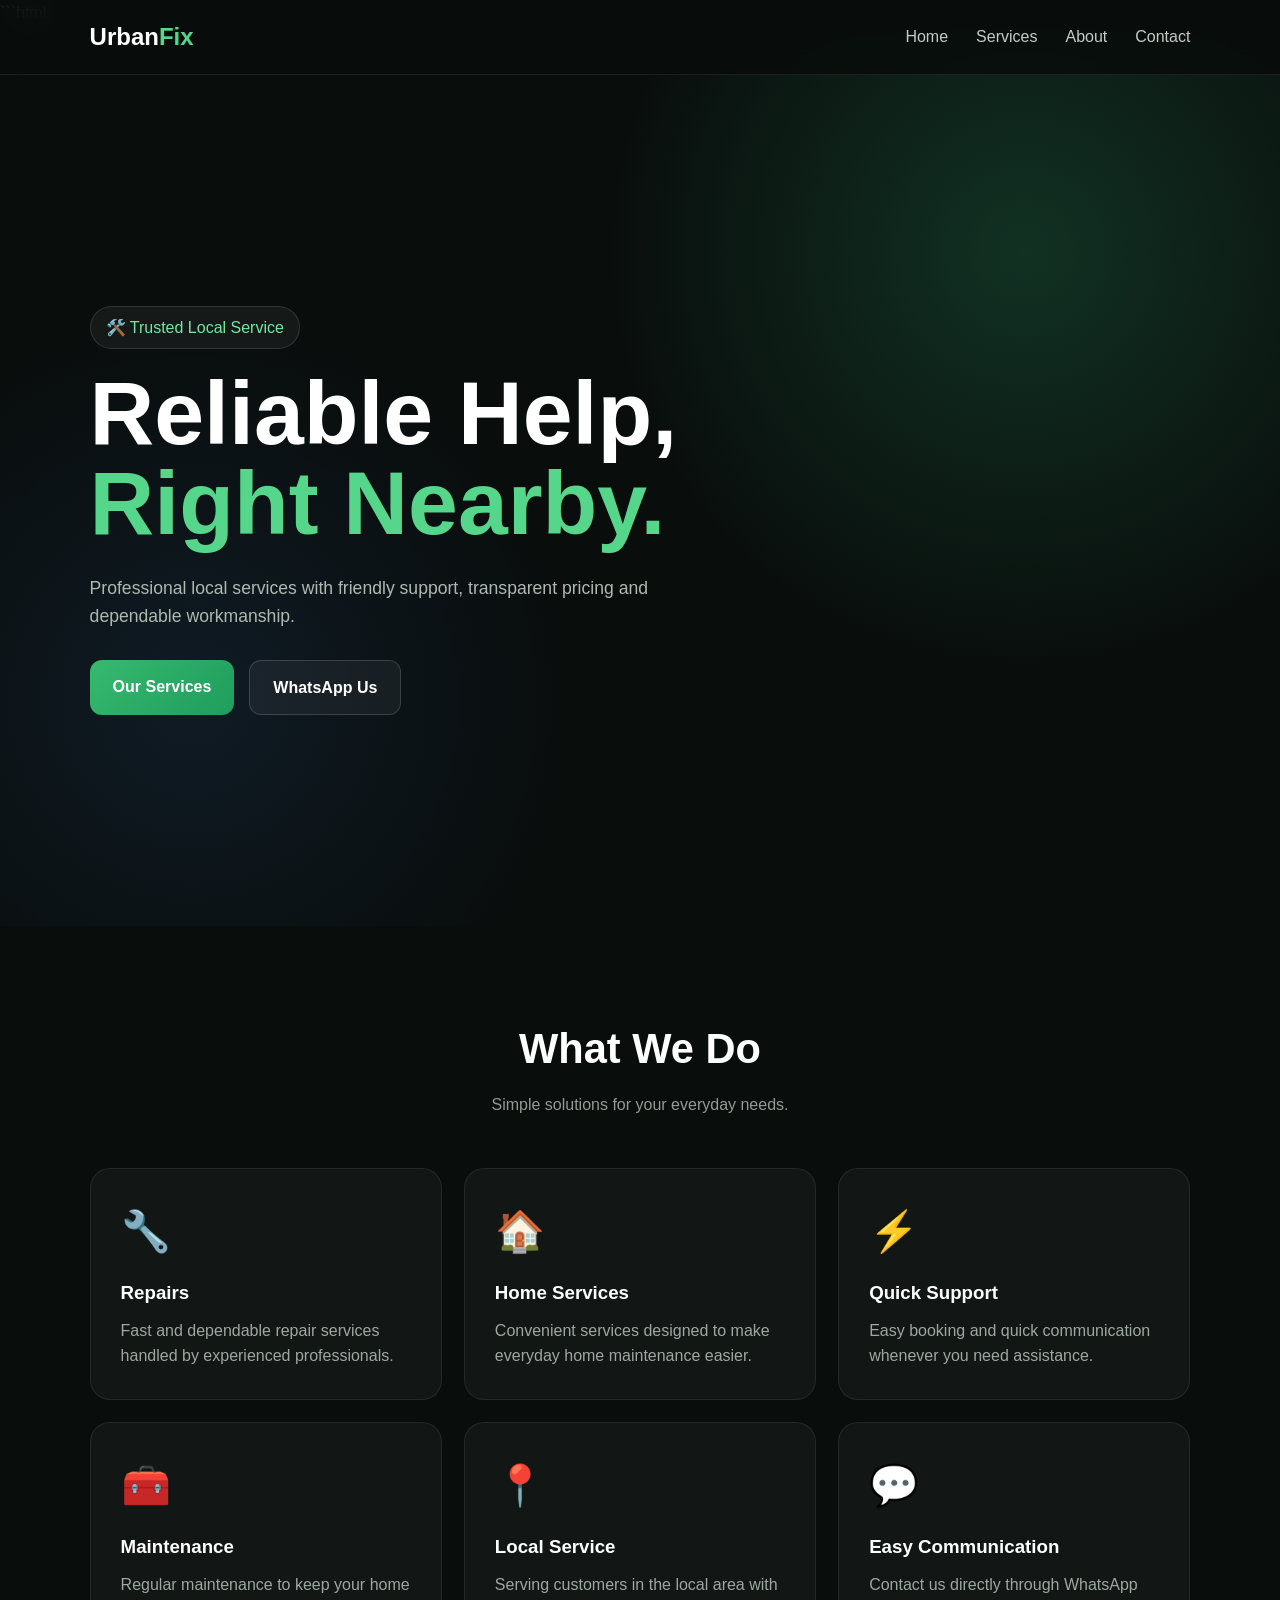
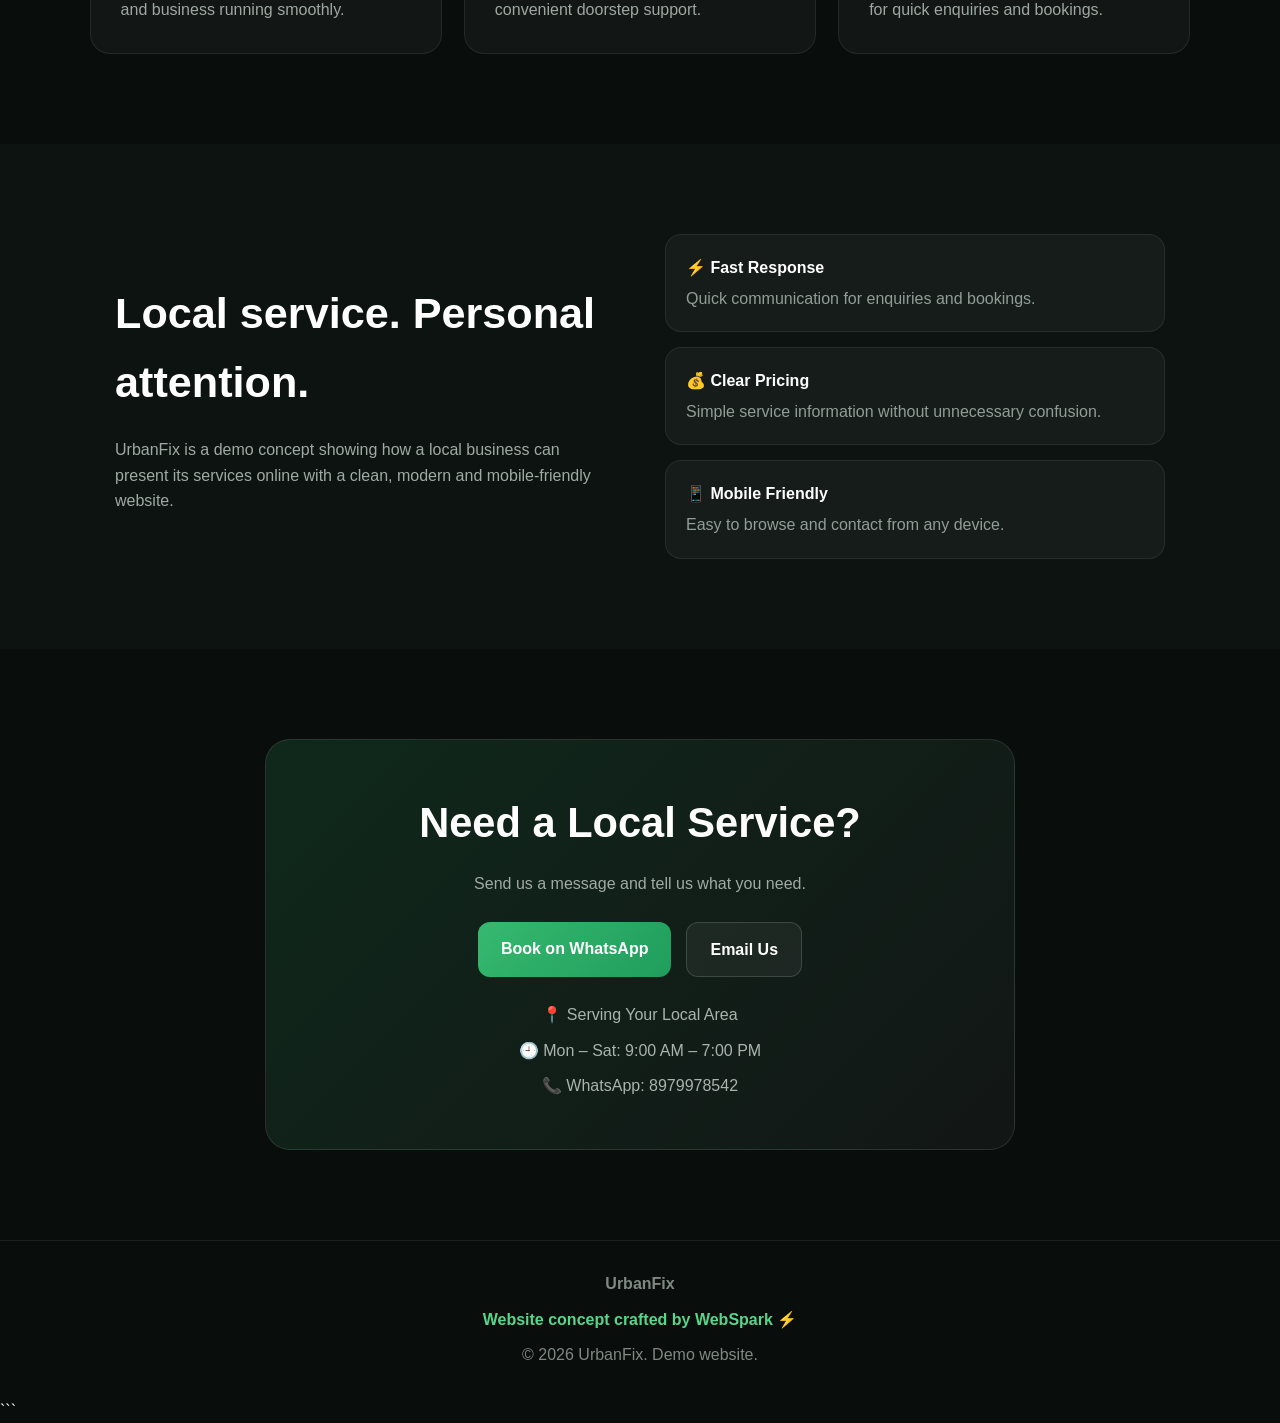
<file: local-business-demo.html>
```html
<!DOCTYPE html>
<html lang="en">
<head>
    <meta charset="UTF-8">
    <meta name="viewport" content="width=device-width, initial-scale=1.0">

    <title>UrbanFix — Local Business Website Demo | WebSpark</title>
    <meta name="description" content="Modern local business website demo created by WebSpark.">

    <style>
        * {
            margin: 0;
            padding: 0;
            box-sizing: border-box;
        }

        html {
            scroll-behavior: smooth;
        }

        body {
            font-family: Arial, Helvetica, sans-serif;
            background: #090d0c;
            color: #fff;
            line-height: 1.6;
        }

        a {
            text-decoration: none;
            color: inherit;
        }

        .navbar {
            position: fixed;
            top: 0;
            width: 100%;
            z-index: 1000;
            padding: 18px 7%;
            display: flex;
            justify-content: space-between;
            align-items: center;
            background: rgba(9, 13, 12, 0.88);
            backdrop-filter: blur(15px);
            border-bottom: 1px solid rgba(255,255,255,0.08);
        }

        .logo {
            font-size: 1.5rem;
            font-weight: 800;
        }

        .logo span {
            color: #55d68b;
        }

        .nav-links {
            display: flex;
            gap: 28px;
        }

        .nav-links a {
            color: #c5ccc8;
            transition: 0.3s;
        }

        .nav-links a:hover {
            color: #55d68b;
        }

        .hero {
            min-height: 100vh;
            padding: 150px 7% 80px;
            display: flex;
            align-items: center;
            background:
                radial-gradient(circle at 80% 25%, rgba(55,214,139,0.18), transparent 35%),
                radial-gradient(circle at 15% 75%, rgba(70,150,255,0.10), transparent 30%);
        }

        .hero-content {
            max-width: 760px;
        }

        .badge {
            display: inline-block;
            padding: 8px 15px;
            border-radius: 50px;
            border: 1px solid rgba(255,255,255,0.12);
            background: rgba(255,255,255,0.05);
            color: #72e8a4;
            margin-bottom: 20px;
        }

        .hero h1 {
            font-size: clamp(3rem, 7vw, 6rem);
            line-height: 1;
            margin-bottom: 25px;
        }

        .hero h1 span {
            color: #55d68b;
        }

        .hero p {
            max-width: 650px;
            color: #aeb9b2;
            font-size: 1.1rem;
            margin-bottom: 30px;
        }

        .buttons {
            display: flex;
            gap: 15px;
            flex-wrap: wrap;
        }

        .button {
            display: inline-block;
            padding: 14px 23px;
            border-radius: 12px;
            font-weight: 700;
            transition: 0.3s;
        }

        .primary {
            background: linear-gradient(135deg, #36b96f, #1f9d5c);
        }

        .secondary {
            border: 1px solid rgba(255,255,255,0.15);
            background: rgba(255,255,255,0.05);
        }

        .button:hover {
            transform: translateY(-3px);
        }

        section {
            padding: 90px 7%;
        }

        .section-title {
            text-align: center;
            margin-bottom: 50px;
        }

        .section-title h2 {
            font-size: 2.6rem;
            margin-bottom: 10px;
        }

        .section-title p {
            color: #929b95;
        }

        .services {
            display: grid;
            grid-template-columns: repeat(3, 1fr);
            gap: 22px;
        }

        .service-card {
            padding: 30px;
            border-radius: 20px;
            background: rgba(255,255,255,0.04);
            border: 1px solid rgba(255,255,255,0.08);
            transition: 0.3s;
        }

        .service-card:hover {
            transform: translateY(-6px);
            border-color: rgba(85,214,139,0.5);
        }

        .service-icon {
            font-size: 2.5rem;
            margin-bottom: 15px;
        }

        .service-card h3 {
            margin-bottom: 10px;
        }

        .service-card p {
            color: #9ea8a2;
        }

        .about {
            background: #0d1311;
        }

        .about-grid {
            max-width: 1050px;
            margin: auto;
            display: grid;
            grid-template-columns: 1fr 1fr;
            gap: 50px;
            align-items: center;
        }

        .about h2 {
            font-size: 2.7rem;
            margin-bottom: 20px;
        }

        .about p {
            color: #a0aaa4;
        }

        .points {
            display: grid;
            gap: 15px;
        }

        .point {
            padding: 20px;
            border-radius: 16px;
            background: rgba(255,255,255,0.04);
            border: 1px solid rgba(255,255,255,0.08);
        }

        .point strong {
            display: block;
            margin-bottom: 5px;
        }

        .point span {
            color: #929d97;
        }

        .contact {
            text-align: center;
        }

        .contact-box {
            max-width: 750px;
            margin: auto;
            padding: 50px 25px;
            border-radius: 25px;
            background:
                linear-gradient(
                    135deg,
                    rgba(54,185,111,0.16),
                    rgba(255,255,255,0.04)
                );
            border: 1px solid rgba(255,255,255,0.1);
        }

        .contact-box h2 {
            font-size: 2.6rem;
            margin-bottom: 15px;
        }

        .contact-box p {
            color: #a1aaa5;
            margin-bottom: 25px;
        }

        .business-info {
            margin: 25px auto 0;
            max-width: 500px;
            display: grid;
            gap: 10px;
            color: #aab3ae;
        }

        footer {
            text-align: center;
            padding: 30px 7%;
            border-top: 1px solid rgba(255,255,255,0.08);
            color: #7f8983;
        }

        .webspark {
            margin-top: 10px;
            color: #55d68b;
            font-weight: 700;
        }

        @media (max-width: 800px) {

            .nav-links {
                display: none;
            }

            .services {
                grid-template-columns: 1fr;
            }

            .about-grid {
                grid-template-columns: 1fr;
            }

            .hero {
                padding-top: 130px;
            }

            section {
                padding: 70px 6%;
            }
        }
    </style>
</head>

<body>

    <nav class="navbar">

        <a href="#" class="logo">
            Urban<span>Fix</span>
        </a>

        <div class="nav-links">
            <a href="#home">Home</a>
            <a href="#services">Services</a>
            <a href="#about">About</a>
            <a href="#contact">Contact</a>
        </div>

    </nav>


    <section class="hero" id="home">

        <div class="hero-content">

            <div class="badge">
                🛠️ Trusted Local Service
            </div>

            <h1>
                Reliable Help, <span>Right Nearby.</span>
            </h1>

            <p>
                Professional local services with friendly support,
                transparent pricing and dependable workmanship.
            </p>

            <div class="buttons">

                <a href="#services" class="button primary">
                    Our Services
                </a>

                <a
                    href="https://wa.me/918979978542?text=Hi%20UrbanFix%20%F0%9F%91%8B%2C%20I%20would%20like%20to%20enquire%20about%20your%20services."
                    target="_blank"
                    rel="noopener"
                    class="button secondary"
                >
                    WhatsApp Us
                </a>

            </div>

        </div>

    </section>


    <section id="services">

        <div class="section-title">

            <h2>What We Do</h2>

            <p>
                Simple solutions for your everyday needs.
            </p>

        </div>


        <div class="services">

            <div class="service-card">

                <div class="service-icon">🔧</div>

                <h3>Repairs</h3>

                <p>
                    Fast and dependable repair services
                    handled by experienced professionals.
                </p>

            </div>


            <div class="service-card">

                <div class="service-icon">🏠</div>

                <h3>Home Services</h3>

                <p>
                    Convenient services designed to make
                    everyday home maintenance easier.
                </p>

            </div>


            <div class="service-card">

                <div class="service-icon">⚡</div>

                <h3>Quick Support</h3>

                <p>
                    Easy booking and quick communication
                    whenever you need assistance.
                </p>

            </div>


            <div class="service-card">

                <div class="service-icon">🧰</div>

                <h3>Maintenance</h3>

                <p>
                    Regular maintenance to keep your
                    home and business running smoothly.
                </p>

            </div>


            <div class="service-card">

                <div class="service-icon">📍</div>

                <h3>Local Service</h3>

                <p>
                    Serving customers in the local area
                    with convenient doorstep support.
                </p>

            </div>


            <div class="service-card">

                <div class="service-icon">💬</div>

                <h3>Easy Communication</h3>

                <p>
                    Contact us directly through WhatsApp
                    for quick enquiries and bookings.
                </p>

            </div>

        </div>

    </section>


    <section class="about" id="about">

        <div class="about-grid">

            <div>

                <h2>
                    Local service. Personal attention.
                </h2>

                <p>
                    UrbanFix is a demo concept showing how a local
                    business can present its services online with
                    a clean, modern and mobile-friendly website.
                </p>

            </div>


            <div class="points">

                <div class="point">

                    <strong>⚡ Fast Response</strong>

                    <span>
                        Quick communication for enquiries and bookings.
                    </span>

                </div>


                <div class="point">

                    <strong>💰 Clear Pricing</strong>

                    <span>
                        Simple service information without unnecessary confusion.
                    </span>

                </div>


                <div class="point">

                    <strong>📱 Mobile Friendly</strong>

                    <span>
                        Easy to browse and contact from any device.
                    </span>

                </div>

            </div>

        </div>

    </section>


    <section class="contact" id="contact">

        <div class="contact-box">

            <h2>
                Need a Local Service?
            </h2>

            <p>
                Send us a message and tell us what you need.
            </p>


            <div
                class="buttons"
                style="justify-content:center;"
            >

                <a
                    href="https://wa.me/918979978542?text=Hi%20UrbanFix%20%F0%9F%91%8B%2C%20I%20would%20like%20to%20book%20a%20service."
                    target="_blank"
                    rel="noopener"
                    class="button primary"
                >
                    Book on WhatsApp
                </a>


                <a
                    href="mailto:gargatharv88@gmail.com?subject=Local%20Business%20Website%20Enquiry"
                    class="button secondary"
                >
                    Email Us
                </a>

            </div>


            <div class="business-info">

                <div>📍 Serving Your Local Area</div>

                <div>🕘 Mon – Sat: 9:00 AM – 7:00 PM</div>

                <div>📞 WhatsApp: 8979978542</div>

            </div>

        </div>

    </section>


    <footer>

        <strong>UrbanFix</strong>

        <div class="webspark">
            Website concept crafted by WebSpark ⚡
        </div>

        <p style="margin-top:10px;">
            © 2026 UrbanFix. Demo website.
        </p>

    </footer>

</body>
</html>
```
</file>
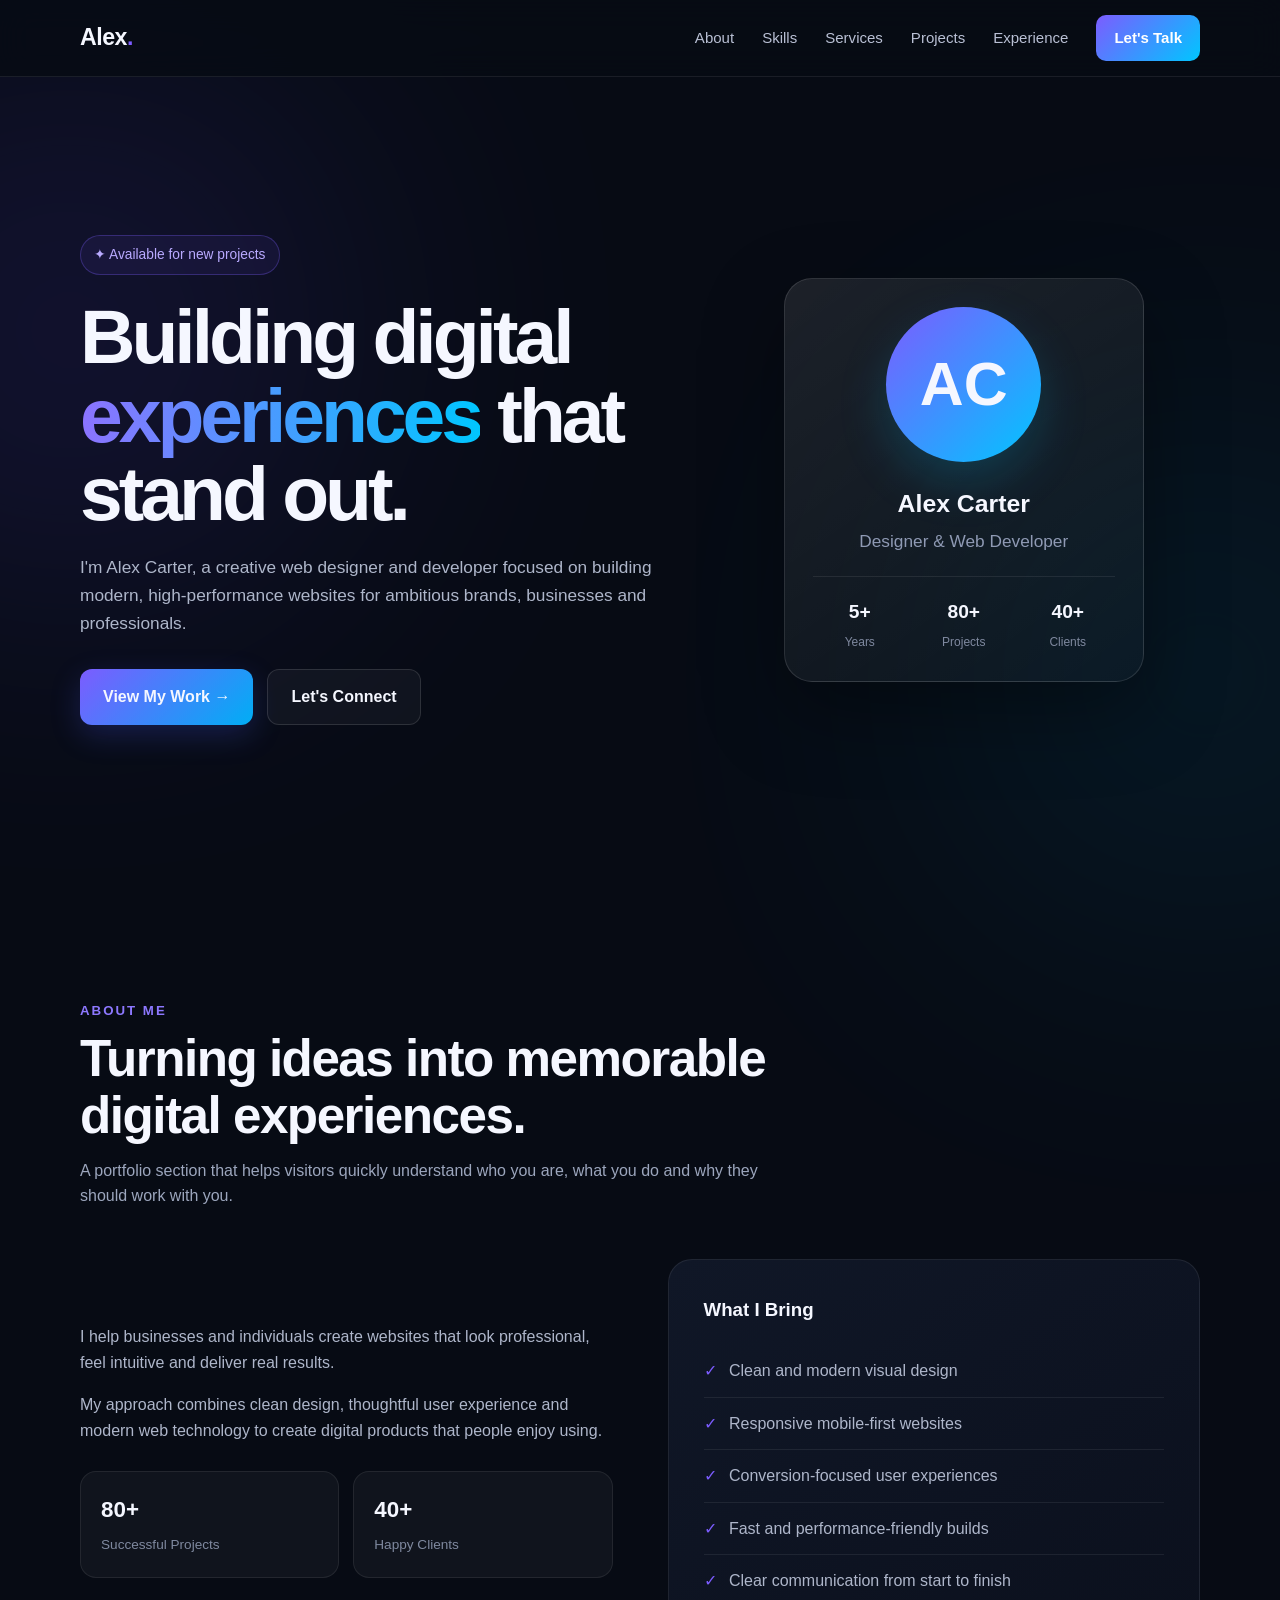
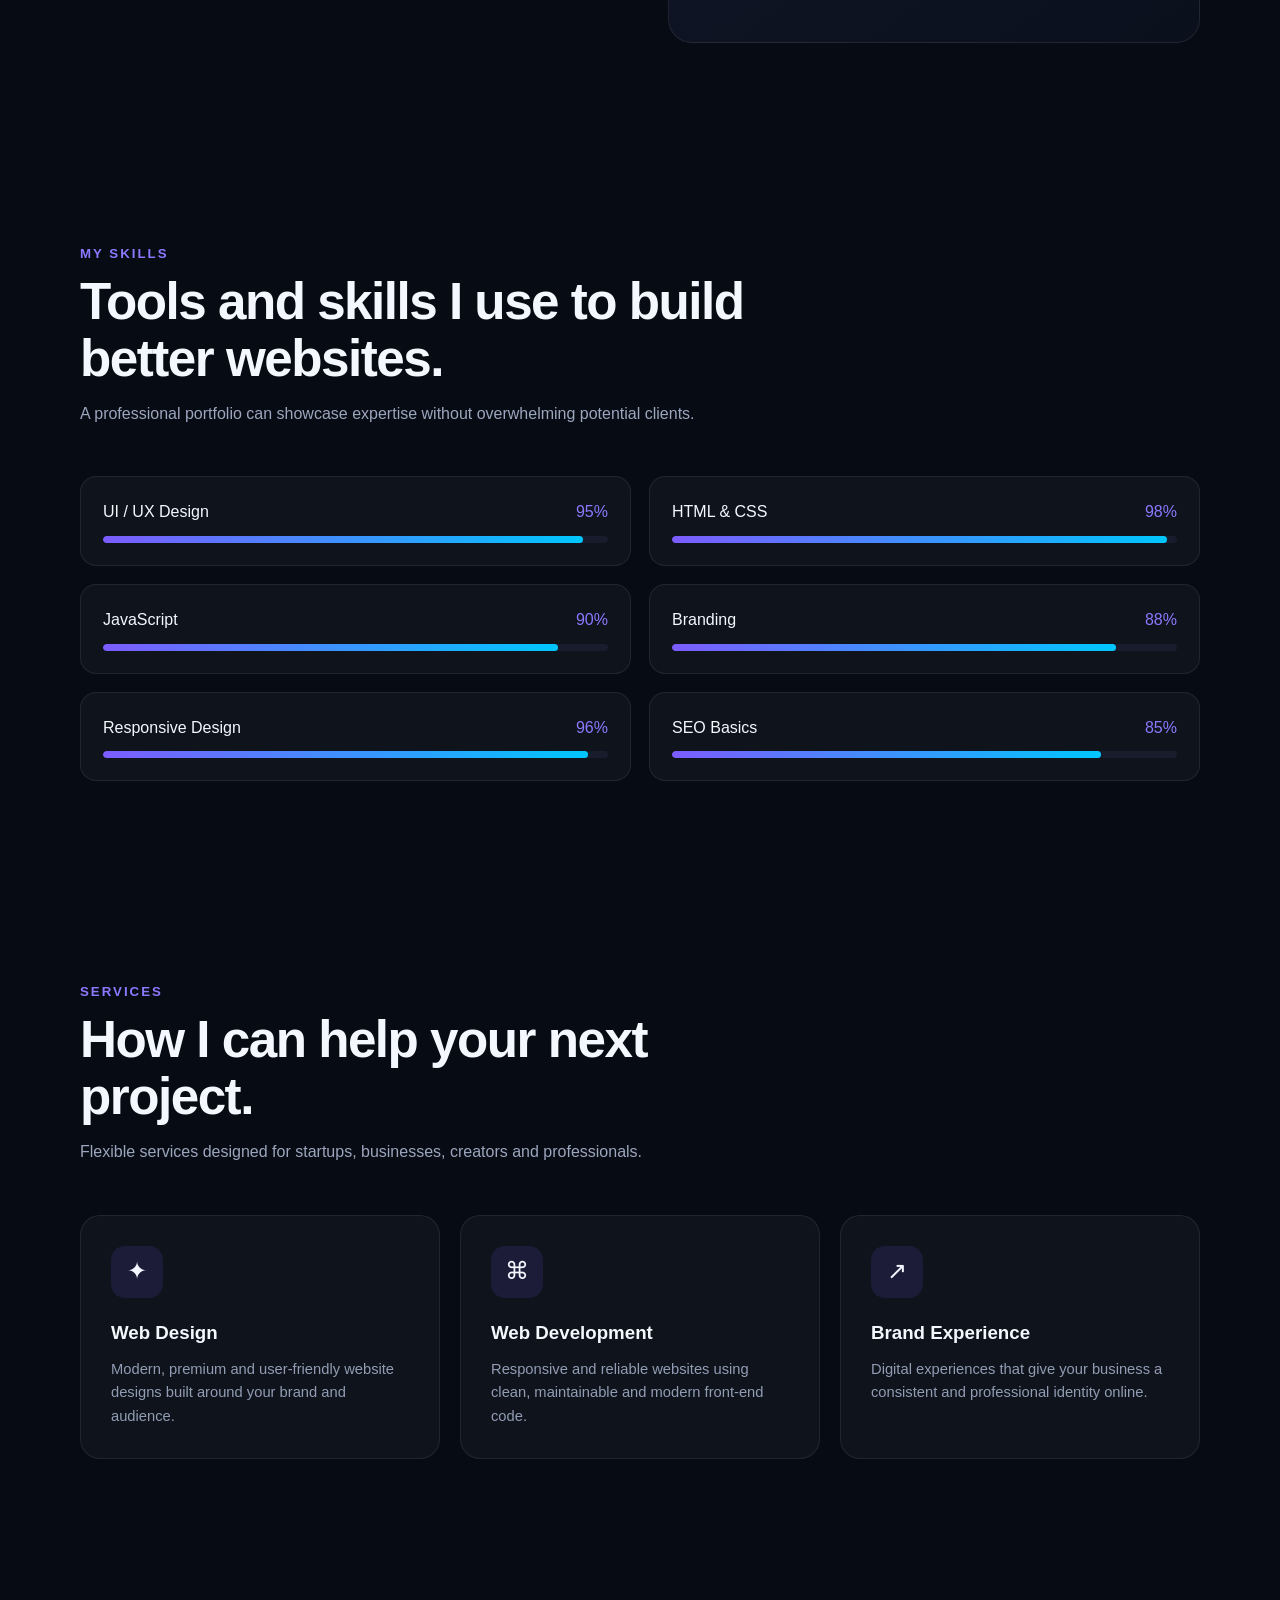
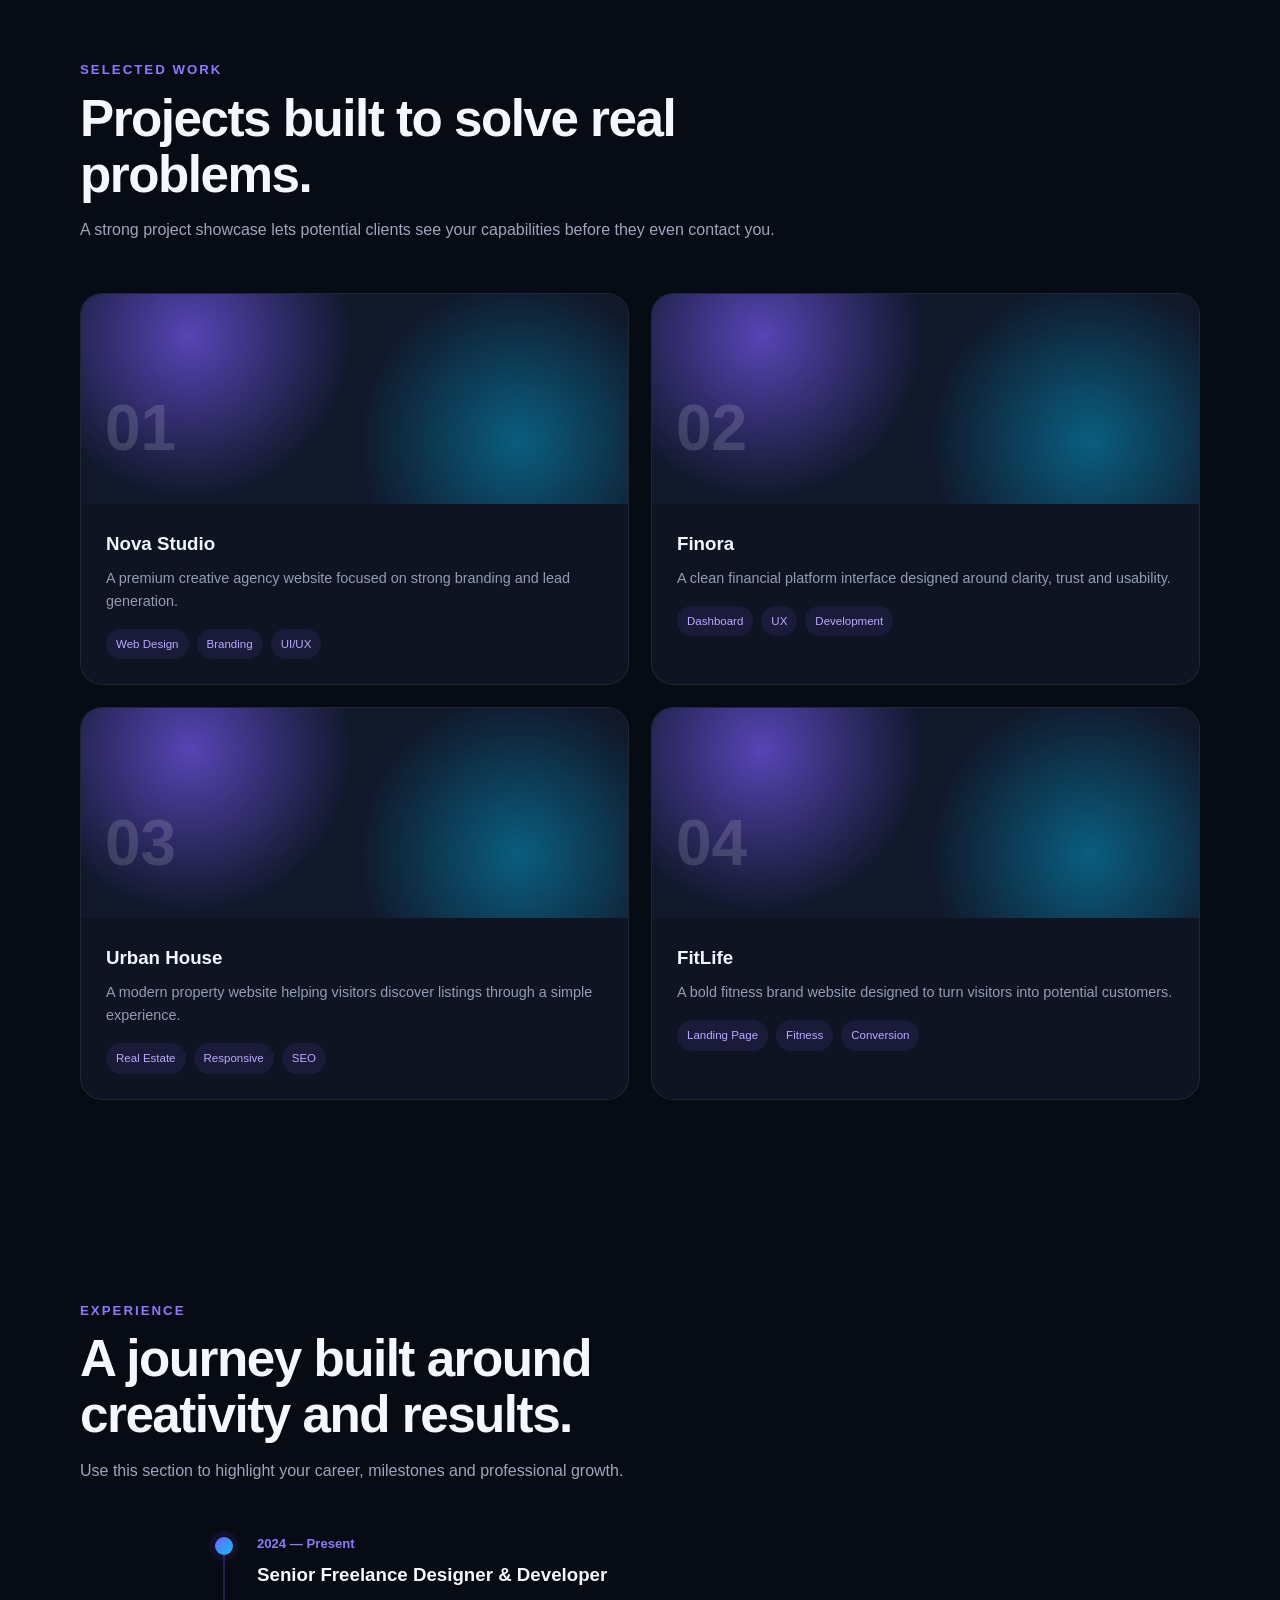
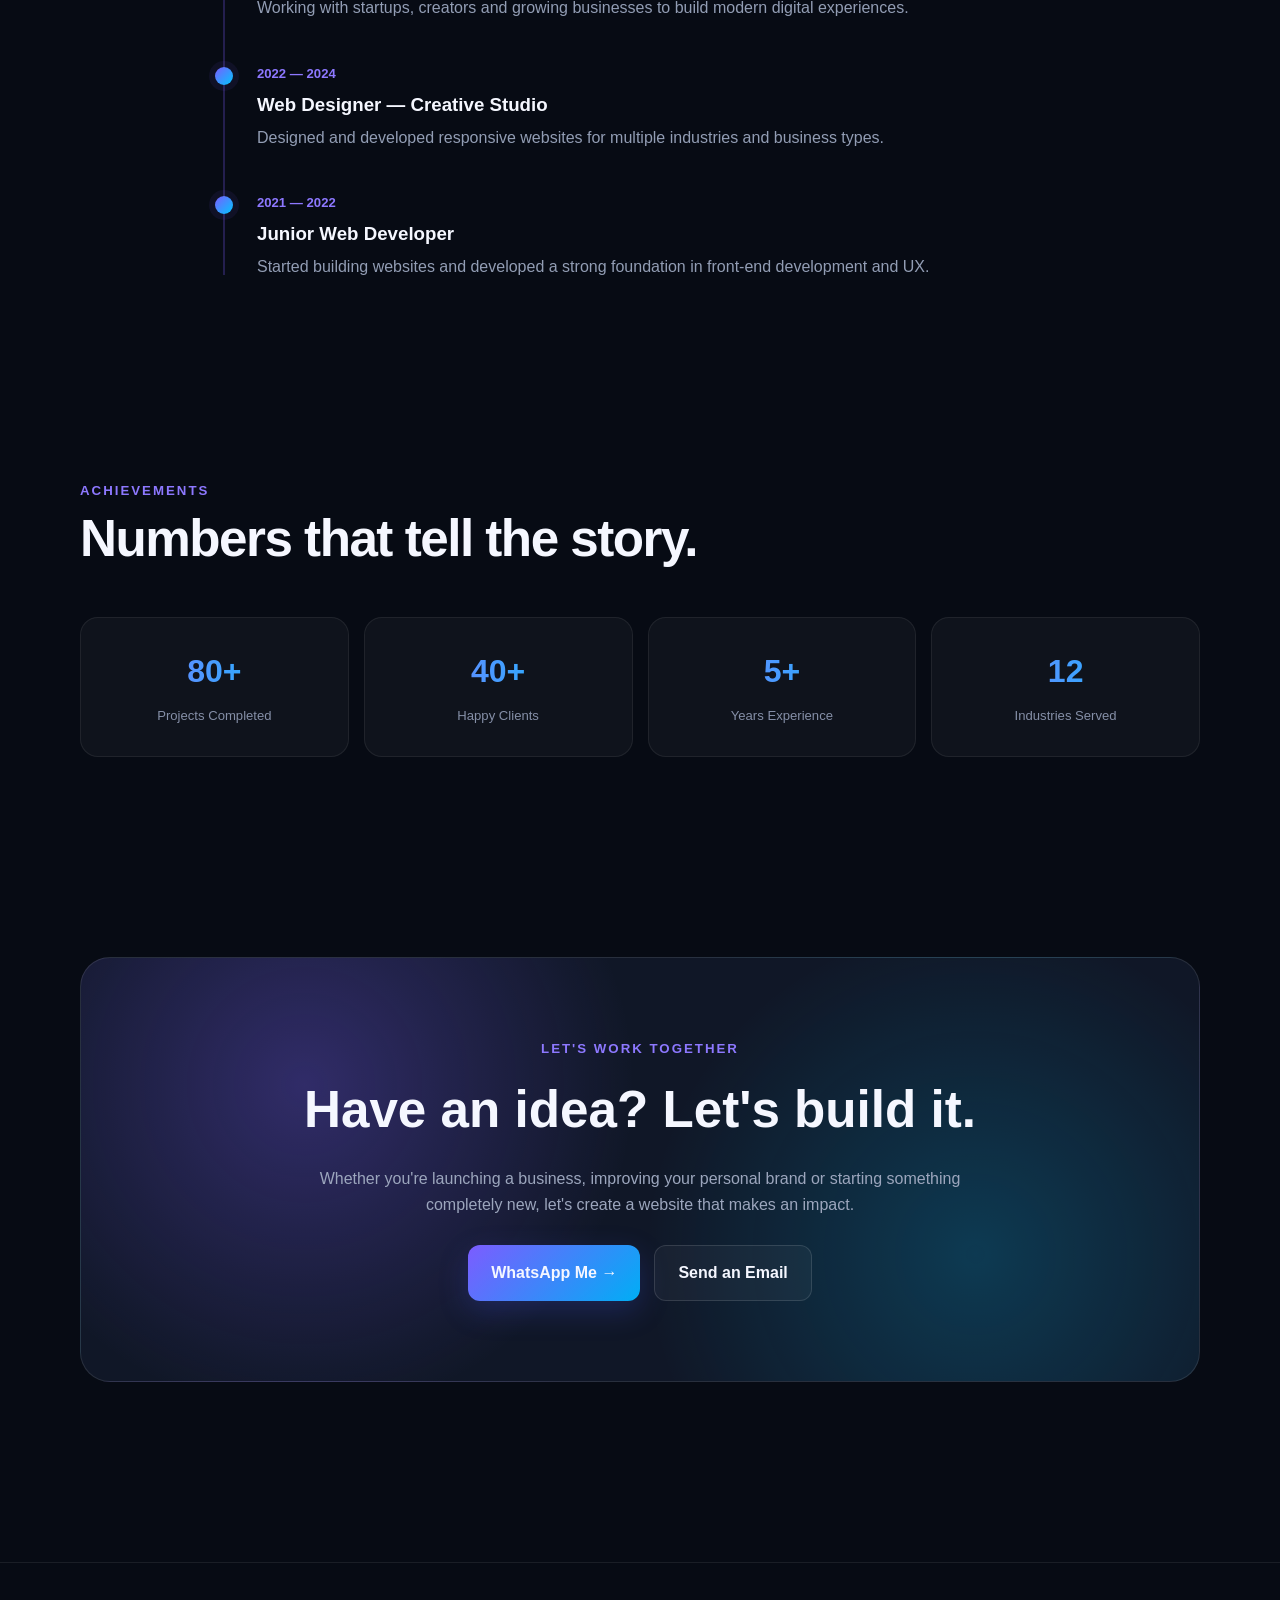
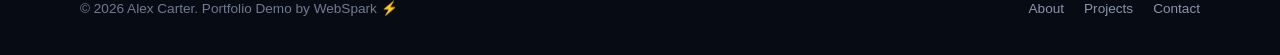
<file: portfolio-demo.html>
<!DOCTYPE html>
<html lang="en">
<head>
    <meta charset="UTF-8">
    <meta name="viewport" content="width=device-width, initial-scale=1.0">

    <title>Alex Carter | Professional Portfolio</title>
    <meta name="description" content="Professional portfolio website demo created by WebSpark.">

    <style>
        * {
            margin: 0;
            padding: 0;
            box-sizing: border-box;
        }

        html {
            scroll-behavior: smooth;
        }

        body {
            font-family: Arial, Helvetica, sans-serif;
            background: #070b14;
            color: #f5f7ff;
            line-height: 1.6;
            overflow-x: hidden;
        }

        a {
            color: inherit;
            text-decoration: none;
        }

        .container {
            width: min(1120px, 90%);
            margin: auto;
        }

        /* NAVBAR */
        nav {
            position: fixed;
            top: 0;
            left: 0;
            width: 100%;
            z-index: 1000;
            background: rgba(7, 11, 20, 0.82);
            backdrop-filter: blur(16px);
            border-bottom: 1px solid rgba(255,255,255,0.08);
        }

        .nav-inner {
            min-height: 76px;
            display: flex;
            align-items: center;
            justify-content: space-between;
        }

        .logo {
            font-size: 1.45rem;
            font-weight: 800;
            letter-spacing: -0.5px;
        }

        .logo span {
            color: #7c5cff;
        }

        .nav-links {
            display: flex;
            gap: 28px;
            align-items: center;
        }

        .nav-links a {
            color: #b9c0d4;
            font-size: 0.94rem;
            transition: 0.3s;
        }

        .nav-links a:hover {
            color: #fff;
        }

        .nav-btn {
            padding: 11px 18px;
            border-radius: 10px;
            background: linear-gradient(135deg, #7c5cff, #00c6ff);
            color: white !important;
            font-weight: 700;
        }

        .menu-btn {
            display: none;
            background: none;
            border: 0;
            color: white;
            font-size: 1.7rem;
            cursor: pointer;
        }

        /* HERO */
        .hero {
            min-height: 100vh;
            padding: 150px 0 90px;
            position: relative;
            display: flex;
            align-items: center;
        }

        .hero::before {
            content: "";
            position: absolute;
            width: 500px;
            height: 500px;
            background: #684cff;
            filter: blur(150px);
            opacity: 0.17;
            top: 80px;
            left: -180px;
            border-radius: 50%;
        }

        .hero::after {
            content: "";
            position: absolute;
            width: 450px;
            height: 450px;
            background: #00c6ff;
            filter: blur(160px);
            opacity: 0.12;
            right: -150px;
            bottom: 0;
            border-radius: 50%;
        }

        .hero-grid {
            display: grid;
            grid-template-columns: 1.1fr 0.9fr;
            gap: 70px;
            align-items: center;
            position: relative;
            z-index: 1;
        }

        .eyebrow {
            display: inline-flex;
            align-items: center;
            gap: 8px;
            padding: 8px 13px;
            border: 1px solid rgba(124,92,255,0.3);
            background: rgba(124,92,255,0.08);
            color: #b9aaff;
            border-radius: 30px;
            font-size: 0.86rem;
            margin-bottom: 22px;
        }

        .hero h1 {
            font-size: clamp(3rem, 6vw, 5.3rem);
            line-height: 1.02;
            letter-spacing: -4px;
            margin-bottom: 22px;
        }

        .gradient-text {
            background: linear-gradient(90deg, #8c73ff, #00c6ff);
            -webkit-background-clip: text;
            -webkit-text-fill-color: transparent;
        }

        .hero p {
            max-width: 620px;
            color: #aeb6ca;
            font-size: 1.08rem;
            margin-bottom: 32px;
        }

        .hero-buttons {
            display: flex;
            gap: 14px;
            flex-wrap: wrap;
        }

        .btn {
            display: inline-flex;
            align-items: center;
            justify-content: center;
            padding: 14px 23px;
            border-radius: 12px;
            font-weight: 700;
            transition: 0.3s;
        }

        .btn-primary {
            background: linear-gradient(135deg, #7c5cff, #00aef5);
            box-shadow: 0 10px 30px rgba(75, 90, 255, 0.22);
        }

        .btn-primary:hover {
            transform: translateY(-3px);
        }

        .btn-secondary {
            border: 1px solid rgba(255,255,255,0.12);
            background: rgba(255,255,255,0.04);
        }

        .btn-secondary:hover {
            background: rgba(255,255,255,0.08);
            transform: translateY(-3px);
        }

        /* PROFILE CARD */
        .profile-wrap {
            display: flex;
            justify-content: center;
        }

        .profile-card {
            width: min(360px, 100%);
            padding: 28px;
            border-radius: 28px;
            background: linear-gradient(145deg, rgba(255,255,255,0.09), rgba(255,255,255,0.025));
            border: 1px solid rgba(255,255,255,0.12);
            box-shadow: 0 30px 80px rgba(0,0,0,0.35);
            text-align: center;
            animation: float 5s ease-in-out infinite;
        }

        @keyframes float {
            0%, 100% {
                transform: translateY(0);
            }
            50% {
                transform: translateY(-10px);
            }
        }

        .avatar {
            width: 155px;
            height: 155px;
            margin: 0 auto 22px;
            border-radius: 50%;
            display: grid;
            place-items: center;
            font-size: 3.8rem;
            font-weight: 800;
            background: linear-gradient(135deg, #7c5cff, #00c6ff);
            box-shadow: 0 20px 50px rgba(0,198,255,0.18);
        }

        .profile-card h2 {
            font-size: 1.55rem;
            margin-bottom: 5px;
        }

        .profile-card .role {
            color: #8f9ab4;
            margin-bottom: 20px;
        }

        .profile-stats {
            display: grid;
            grid-template-columns: repeat(3, 1fr);
            border-top: 1px solid rgba(255,255,255,0.08);
            padding-top: 20px;
            gap: 10px;
        }

        .profile-stats strong {
            display: block;
            font-size: 1.2rem;
        }

        .profile-stats span {
            font-size: 0.75rem;
            color: #7f899f;
        }

        /* GENERAL SECTIONS */
        section {
            padding: 100px 0;
            position: relative;
        }

        .section-heading {
            max-width: 700px;
            margin-bottom: 50px;
        }

        .section-label {
            color: #8d78ff;
            font-size: 0.83rem;
            font-weight: 800;
            text-transform: uppercase;
            letter-spacing: 2px;
            margin-bottom: 10px;
        }

        .section-heading h2 {
            font-size: clamp(2rem, 4vw, 3.2rem);
            line-height: 1.1;
            margin-bottom: 14px;
            letter-spacing: -1.5px;
        }

        .section-heading p {
            color: #9ca6bd;
        }

        /* ABOUT */
        .about-grid {
            display: grid;
            grid-template-columns: 1fr 1fr;
            gap: 55px;
            align-items: center;
        }

        .about-text p {
            color: #aeb6ca;
            margin-bottom: 17px;
        }

        .about-highlight {
            display: grid;
            grid-template-columns: 1fr 1fr;
            gap: 14px;
            margin-top: 28px;
        }

        .highlight-box {
            padding: 20px;
            border-radius: 16px;
            background: rgba(255,255,255,0.04);
            border: 1px solid rgba(255,255,255,0.08);
        }

        .highlight-box strong {
            display: block;
            font-size: 1.4rem;
            margin-bottom: 3px;
        }

        .highlight-box span {
            color: #7f899f;
            font-size: 0.85rem;
        }

        .about-card {
            padding: 35px;
            border-radius: 24px;
            background: linear-gradient(145deg, #101727, #0b101d);
            border: 1px solid rgba(255,255,255,0.08);
        }

        .about-card h3 {
            margin-bottom: 20px;
        }

        .about-card ul {
            list-style: none;
        }

        .about-card li {
            padding: 13px 0;
            border-bottom: 1px solid rgba(255,255,255,0.07);
            color: #aeb6ca;
        }

        .about-card li:last-child {
            border-bottom: none;
        }

        .about-card li span {
            color: #7c5cff;
            margin-right: 8px;
        }

        /* SKILLS */
        .skills-grid {
            display: grid;
            grid-template-columns: repeat(2, 1fr);
            gap: 18px;
        }

        .skill {
            padding: 22px;
            border: 1px solid rgba(255,255,255,0.08);
            background: rgba(255,255,255,0.035);
            border-radius: 16px;
        }

        .skill-top {
            display: flex;
            justify-content: space-between;
            margin-bottom: 11px;
        }

        .skill-top span:last-child {
            color: #8d78ff;
        }

        .bar {
            height: 7px;
            background: #171d2c;
            border-radius: 10px;
            overflow: hidden;
        }

        .bar span {
            display: block;
            height: 100%;
            border-radius: 10px;
            background: linear-gradient(90deg, #7c5cff, #00c6ff);
        }

        /* SERVICES */
        .cards-grid {
            display: grid;
            grid-template-columns: repeat(3, 1fr);
            gap: 20px;
        }

        .service-card {
            padding: 30px;
            border-radius: 20px;
            background: rgba(255,255,255,0.035);
            border: 1px solid rgba(255,255,255,0.08);
            transition: 0.35s;
        }

        .service-card:hover {
            transform: translateY(-8px);
            border-color: rgba(124,92,255,0.45);
            box-shadow: 0 20px 45px rgba(0,0,0,0.2);
        }

        .service-icon {
            width: 52px;
            height: 52px;
            border-radius: 14px;
            display: grid;
            place-items: center;
            font-size: 1.5rem;
            margin-bottom: 20px;
            background: rgba(124,92,255,0.12);
        }

        .service-card h3 {
            margin-bottom: 10px;
        }

        .service-card p {
            color: #929db4;
            font-size: 0.92rem;
        }

        /* PROJECTS */
        .projects-grid {
            display: grid;
            grid-template-columns: repeat(2, 1fr);
            gap: 22px;
        }

        .project-card {
            overflow: hidden;
            border-radius: 22px;
            border: 1px solid rgba(255,255,255,0.08);
            background: #0e1422;
            transition: 0.35s;
        }

        .project-card:hover {
            transform: translateY(-7px);
        }

        .project-image {
            min-height: 210px;
            display: flex;
            align-items: flex-end;
            padding: 24px;
            background:
                radial-gradient(circle at 20% 20%, rgba(124,92,255,0.65), transparent 35%),
                radial-gradient(circle at 80% 70%, rgba(0,198,255,0.4), transparent 35%),
                #10182a;
        }

        .project-number {
            font-size: 4rem;
            font-weight: 900;
            opacity: 0.15;
        }

        .project-content {
            padding: 25px;
        }

        .project-content h3 {
            margin-bottom: 8px;
        }

        .project-content p {
            color: #929db4;
            font-size: 0.9rem;
            margin-bottom: 16px;
        }

        .tags {
            display: flex;
            flex-wrap: wrap;
            gap: 8px;
        }

        .tag {
            padding: 6px 10px;
            border-radius: 20px;
            font-size: 0.72rem;
            background: rgba(124,92,255,0.1);
            color: #b9aaff;
        }

        /* EXPERIENCE */
        .timeline {
            max-width: 850px;
            position: relative;
            margin: auto;
        }

        .timeline::before {
            content: "";
            position: absolute;
            left: 8px;
            top: 5px;
            bottom: 5px;
            width: 2px;
            background: rgba(124,92,255,0.25);
        }

        .timeline-item {
            position: relative;
            padding-left: 42px;
            margin-bottom: 42px;
        }

        .timeline-item:last-child {
            margin-bottom: 0;
        }

        .timeline-dot {
            position: absolute;
            left: 0;
            top: 4px;
            width: 18px;
            height: 18px;
            border-radius: 50%;
            background: linear-gradient(135deg, #7c5cff, #00c6ff);
            box-shadow: 0 0 0 6px rgba(124,92,255,0.08);
        }

        .timeline-item .date {
            color: #8d78ff;
            font-size: 0.82rem;
            font-weight: 700;
            margin-bottom: 6px;
        }

        .timeline-item h3 {
            margin-bottom: 5px;
        }

        .timeline-item p {
            color: #929db4;
        }

        /* ACHIEVEMENTS */
        .achievement-grid {
            display: grid;
            grid-template-columns: repeat(4, 1fr);
            gap: 15px;
        }

        .achievement {
            text-align: center;
            padding: 28px 15px;
            border-radius: 18px;
            background: rgba(255,255,255,0.035);
            border: 1px solid rgba(255,255,255,0.07);
        }

        .achievement strong {
            display: block;
            font-size: 2rem;
            margin-bottom: 5px;
            background: linear-gradient(90deg, #8c73ff, #00c6ff);
            -webkit-background-clip: text;
            -webkit-text-fill-color: transparent;
        }

        .achievement span {
            color: #858fa7;
            font-size: 0.82rem;
        }

        /* CTA */
        .cta {
            padding: 80px 30px;
            border-radius: 30px;
            text-align: center;
            background:
                radial-gradient(circle at 20% 30%, rgba(124,92,255,0.3), transparent 35%),
                radial-gradient(circle at 80% 70%, rgba(0,198,255,0.2), transparent 35%),
                #101727;
            border: 1px solid rgba(255,255,255,0.1);
        }

        .cta h2 {
            font-size: clamp(2rem, 4vw, 3.2rem);
            margin-bottom: 15px;
        }

        .cta p {
            color: #9ca6bd;
            max-width: 650px;
            margin: 0 auto 28px;
        }

        /* FOOTER */
        footer {
            border-top: 1px solid rgba(255,255,255,0.08);
            padding: 35px 0;
            margin-top: 80px;
        }

        .footer-inner {
            display: flex;
            justify-content: space-between;
            gap: 20px;
            align-items: center;
        }

        .footer-inner p {
            color: #717b92;
            font-size: 0.85rem;
        }

        .footer-links {
            display: flex;
            gap: 20px;
            color: #8b95ab;
            font-size: 0.85rem;
        }

        .footer-links a:hover {
            color: white;
        }

        /* ANIMATION */
        .reveal {
            opacity: 0;
            transform: translateY(25px);
            animation: reveal 0.8s ease forwards;
        }

        @keyframes reveal {
            to {
                opacity: 1;
                transform: translateY(0);
            }
        }

        /* RESPONSIVE */
        @media (max-width: 900px) {
            .hero-grid,
            .about-grid {
                grid-template-columns: 1fr;
            }

            .profile-wrap {
                order: -1;
            }

            .cards-grid {
                grid-template-columns: 1fr 1fr;
            }

            .achievement-grid {
                grid-template-columns: 1fr 1fr;
            }

            .hero {
                padding-top: 125px;
            }
        }

        @media (max-width: 700px) {
            .nav-links {
                position: absolute;
                top: 76px;
                left: 0;
                width: 100%;
                padding: 20px;
                flex-direction: column;
                align-items: stretch;
                background: rgba(7,11,20,0.98);
                border-bottom: 1px solid rgba(255,255,255,0.08);
                display: none;
            }

            .nav-links.active {
                display: flex;
            }

            .nav-links a {
                padding: 10px 0;
            }

            .menu-btn {
                display: block;
            }

            .hero h1 {
                letter-spacing: -2px;
            }

            .hero-grid {
                gap: 45px;
            }

            .skills-grid,
            .cards-grid,
            .projects-grid {
                grid-template-columns: 1fr;
            }

            .about-highlight {
                grid-template-columns: 1fr;
            }

            .achievement-grid {
                grid-template-columns: 1fr 1fr;
            }

            section {
                padding: 75px 0;
            }

            .footer-inner {
                flex-direction: column;
                text-align: center;
            }
        }

        @media (max-width: 420px) {
            .profile-card {
                padding: 22px;
            }

            .avatar {
                width: 125px;
                height: 125px;
                font-size: 3rem;
            }

            .achievement-grid {
                grid-template-columns: 1fr;
            }
        }
    </style>
</head>

<body>

    <!-- NAVBAR -->
    <nav>
        <div class="container nav-inner">
            <a href="#" class="logo">Alex<span>.</span></a>

            <div class="nav-links" id="navLinks">
                <a href="#about">About</a>
                <a href="#skills">Skills</a>
                <a href="#services">Services</a>
                <a href="#projects">Projects</a>
                <a href="#experience">Experience</a>
                <a href="#contact" class="nav-btn">Let's Talk</a>
            </div>

            <button class="menu-btn" id="menuBtn" aria-label="Open menu">☰</button>
        </div>
    </nav>

    <!-- HERO -->
    <header class="hero">
        <div class="container hero-grid">

            <div class="hero-content reveal">
                <div class="eyebrow">✦ Available for new projects</div>

                <h1>
                    Building digital
                    <span class="gradient-text">experiences</span>
                    that stand out.
                </h1>

                <p>
                    I'm Alex Carter, a creative web designer and developer
                    focused on building modern, high-performance websites
                    for ambitious brands, businesses and professionals.
                </p>

                <div class="hero-buttons">
                    <a href="#projects" class="btn btn-primary">View My Work →</a>
                    <a href="#contact" class="btn btn-secondary">Let's Connect</a>
                </div>
            </div>

            <div class="profile-wrap reveal">
                <div class="profile-card">
                    <div class="avatar">AC</div>

                    <h2>Alex Carter</h2>
                    <p class="role">Designer & Web Developer</p>

                    <div class="profile-stats">
                        <div>
                            <strong>5+</strong>
                            <span>Years</span>
                        </div>

                        <div>
                            <strong>80+</strong>
                            <span>Projects</span>
                        </div>

                        <div>
                            <strong>40+</strong>
                            <span>Clients</span>
                        </div>
                    </div>
                </div>
            </div>

        </div>
    </header>

    <!-- ABOUT -->
    <section id="about">
        <div class="container">

            <div class="section-heading">
                <div class="section-label">About Me</div>
                <h2>Turning ideas into memorable digital experiences.</h2>
                <p>
                    A portfolio section that helps visitors quickly understand
                    who you are, what you do and why they should work with you.
                </p>
            </div>

            <div class="about-grid">

                <div class="about-text">
                    <p>
                        I help businesses and individuals create websites that
                        look professional, feel intuitive and deliver real results.
                    </p>

                    <p>
                        My approach combines clean design, thoughtful user
                        experience and modern web technology to create digital
                        products that people enjoy using.
                    </p>

                    <div class="about-highlight">
                        <div class="highlight-box">
                            <strong>80+</strong>
                            <span>Successful Projects</span>
                        </div>

                        <div class="highlight-box">
                            <strong>40+</strong>
                            <span>Happy Clients</span>
                        </div>
                    </div>
                </div>

                <div class="about-card">
                    <h3>What I Bring</h3>

                    <ul>
                        <li><span>✓</span> Clean and modern visual design</li>
                        <li><span>✓</span> Responsive mobile-first websites</li>
                        <li><span>✓</span> Conversion-focused user experiences</li>
                        <li><span>✓</span> Fast and performance-friendly builds</li>
                        <li><span>✓</span> Clear communication from start to finish</li>
                    </ul>
                </div>

            </div>
        </div>
    </section>

    <!-- SKILLS -->
    <section id="skills">
        <div class="container">

            <div class="section-heading">
                <div class="section-label">My Skills</div>
                <h2>Tools and skills I use to build better websites.</h2>
                <p>
                    A professional portfolio can showcase expertise without
                    overwhelming potential clients.
                </p>
            </div>

            <div class="skills-grid">

                <div class="skill">
                    <div class="skill-top">
                        <span>UI / UX Design</span>
                        <span>95%</span>
                    </div>
                    <div class="bar"><span style="width:95%"></span></div>
                </div>

                <div class="skill">
                    <div class="skill-top">
                        <span>HTML & CSS</span>
                        <span>98%</span>
                    </div>
                    <div class="bar"><span style="width:98%"></span></div>
                </div>

                <div class="skill">
                    <div class="skill-top">
                        <span>JavaScript</span>
                        <span>90%</span>
                    </div>
                    <div class="bar"><span style="width:90%"></span></div>
                </div>

                <div class="skill">
                    <div class="skill-top">
                        <span>Branding</span>
                        <span>88%</span>
                    </div>
                    <div class="bar"><span style="width:88%"></span></div>
                </div>

                <div class="skill">
                    <div class="skill-top">
                        <span>Responsive Design</span>
                        <span>96%</span>
                    </div>
                    <div class="bar"><span style="width:96%"></span></div>
                </div>

                <div class="skill">
                    <div class="skill-top">
                        <span>SEO Basics</span>
                        <span>85%</span>
                    </div>
                    <div class="bar"><span style="width:85%"></span></div>
                </div>

            </div>
        </div>
    </section>

    <!-- SERVICES -->
    <section id="services">
        <div class="container">

            <div class="section-heading">
                <div class="section-label">Services</div>
                <h2>How I can help your next project.</h2>
                <p>
                    Flexible services designed for startups, businesses,
                    creators and professionals.
                </p>
            </div>

            <div class="cards-grid">

                <div class="service-card">
                    <div class="service-icon">✦</div>
                    <h3>Web Design</h3>
                    <p>
                        Modern, premium and user-friendly website designs
                        built around your brand and audience.
                    </p>
                </div>

                <div class="service-card">
                    <div class="service-icon">⌘</div>
                    <h3>Web Development</h3>
                    <p>
                        Responsive and reliable websites using clean,
                        maintainable and modern front-end code.
                    </p>
                </div>

                <div class="service-card">
                    <div class="service-icon">↗</div>
                    <h3>Brand Experience</h3>
                    <p>
                        Digital experiences that give your business a
                        consistent and professional identity online.
                    </p>
                </div>

            </div>
        </div>
    </section>

    <!-- PROJECTS -->
    <section id="projects">
        <div class="container">

            <div class="section-heading">
                <div class="section-label">Selected Work</div>
                <h2>Projects built to solve real problems.</h2>
                <p>
                    A strong project showcase lets potential clients see
                    your capabilities before they even contact you.
                </p>
            </div>

            <div class="projects-grid">

                <div class="project-card">
                    <div class="project-image">
                        <div class="project-number">01</div>
                    </div>

                    <div class="project-content">
                        <h3>Nova Studio</h3>
                        <p>
                            A premium creative agency website focused on
                            strong branding and lead generation.
                        </p>

                        <div class="tags">
                            <span class="tag">Web Design</span>
                            <span class="tag">Branding</span>
                            <span class="tag">UI/UX</span>
                        </div>
                    </div>
                </div>

                <div class="project-card">
                    <div class="project-image">
                        <div class="project-number">02</div>
                    </div>

                    <div class="project-content">
                        <h3>Finora</h3>
                        <p>
                            A clean financial platform interface designed
                            around clarity, trust and usability.
                        </p>

                        <div class="tags">
                            <span class="tag">Dashboard</span>
                            <span class="tag">UX</span>
                            <span class="tag">Development</span>
                        </div>
                    </div>
                </div>

                <div class="project-card">
                    <div class="project-image">
                        <div class="project-number">03</div>
                    </div>

                    <div class="project-content">
                        <h3>Urban House</h3>
                        <p>
                            A modern property website helping visitors
                            discover listings through a simple experience.
                        </p>

                        <div class="tags">
                            <span class="tag">Real Estate</span>
                            <span class="tag">Responsive</span>
                            <span class="tag">SEO</span>
                        </div>
                    </div>
                </div>

                <div class="project-card">
                    <div class="project-image">
                        <div class="project-number">04</div>
                    </div>

                    <div class="project-content">
                        <h3>FitLife</h3>
                        <p>
                            A bold fitness brand website designed to turn
                            visitors into potential customers.
                        </p>

                        <div class="tags">
                            <span class="tag">Landing Page</span>
                            <span class="tag">Fitness</span>
                            <span class="tag">Conversion</span>
                        </div>
                    </div>
                </div>

            </div>
        </div>
    </section>

    <!-- EXPERIENCE -->
    <section id="experience">
        <div class="container">

            <div class="section-heading">
                <div class="section-label">Experience</div>
                <h2>A journey built around creativity and results.</h2>
                <p>
                    Use this section to highlight your career, milestones
                    and professional growth.
                </p>
            </div>

            <div class="timeline">

                <div class="timeline-item">
                    <div class="timeline-dot"></div>
                    <div class="date">2024 — Present</div>
                    <h3>Senior Freelance Designer & Developer</h3>
                    <p>
                        Working with startups, creators and growing businesses
                        to build modern digital experiences.
                    </p>
                </div>

                <div class="timeline-item">
                    <div class="timeline-dot"></div>
                    <div class="date">2022 — 2024</div>
                    <h3>Web Designer — Creative Studio</h3>
                    <p>
                        Designed and developed responsive websites for
                        multiple industries and business types.
                    </p>
                </div>

                <div class="timeline-item">
                    <div class="timeline-dot"></div>
                    <div class="date">2021 — 2022</div>
                    <h3>Junior Web Developer</h3>
                    <p>
                        Started building websites and developed a strong
                        foundation in front-end development and UX.
                    </p>
                </div>

            </div>
        </div>
    </section>

    <!-- ACHIEVEMENTS -->
    <section>
        <div class="container">

            <div class="section-heading">
                <div class="section-label">Achievements</div>
                <h2>Numbers that tell the story.</h2>
            </div>

            <div class="achievement-grid">

                <div class="achievement">
                    <strong>80+</strong>
                    <span>Projects Completed</span>
                </div>

                <div class="achievement">
                    <strong>40+</strong>
                    <span>Happy Clients</span>
                </div>

                <div class="achievement">
                    <strong>5+</strong>
                    <span>Years Experience</span>
                </div>

                <div class="achievement">
                    <strong>12</strong>
                    <span>Industries Served</span>
                </div>

            </div>
        </div>
    </section>

    <!-- CONTACT CTA -->
    <section id="contact">
        <div class="container">

            <div class="cta">
                <div class="section-label">Let's Work Together</div>

                <h2>Have an idea? Let's build it.</h2>

                <p>
                    Whether you're launching a business, improving your
                    personal brand or starting something completely new,
                    let's create a website that makes an impact.
                </p>

                <div class="hero-buttons" style="justify-content:center;">
                    <a
                        href="https://wa.me/918979978542"
                        target="_blank"
                        class="btn btn-primary"
                    >
                        WhatsApp Me →
                    </a>

                    <a
                        href="mailto:gargatharv88@gmail.com"
                        class="btn btn-secondary"
                    >
                        Send an Email
                    </a>
                </div>
            </div>

        </div>
    </section>

    <!-- FOOTER -->
    <footer>
        <div class="container footer-inner">

            <p>
                © 2026 Alex Carter. Portfolio Demo by WebSpark ⚡
            </p>

            <div class="footer-links">
                <a href="#about">About</a>
                <a href="#projects">Projects</a>
                <a href="#contact">Contact</a>
            </div>

        </div>
    </footer>

    <script>
        const menuBtn = document.getElementById("menuBtn");
        const navLinks = document.getElementById("navLinks");

        menuBtn.addEventListener("click", () => {
            navLinks.classList.toggle("active");

            if (navLinks.classList.contains("active")) {
                menuBtn.textContent = "✕";
            } else {
                menuBtn.textContent = "☰";
            }
        });

        document.querySelectorAll(".nav-links a").forEach(link => {
            link.addEventListener("click", () => {
                navLinks.classList.remove("active");
                menuBtn.textContent = "☰";
            });
        });
    </script>

</body>
</html>
</file>
<file: style.css>
/* =========================================================
   WEBSPARK — MAIN STYLESHEET
   ========================================================= */

@import url('https://fonts.googleapis.com/css2?family=Inter:wght@400;500;600;700;800;900&display=swap');


/* =========================================================
   RESET
   ========================================================= */

* {
    margin: 0;
    padding: 0;
    box-sizing: border-box;
}

html {
    scroll-behavior: smooth;
}

body {
    font-family: 'Inter', Arial, sans-serif;
    background: #05050b;
    color: #ffffff;
    overflow-x: hidden;
    line-height: 1.6;
}

body.intro-active {
    overflow: hidden;
}

a {
    color: inherit;
    text-decoration: none;
}

button,
input,
textarea {
    font: inherit;
}

button {
    cursor: pointer;
}

::selection {
    background: rgba(139, 92, 246, 0.35);
    color: #ffffff;
}


/* =========================================================
   INTRO SCREEN
   ========================================================= */

.intro-screen {
    position: fixed;
    inset: 0;
    z-index: 99999;
    display: flex;
    align-items: center;
    justify-content: center;
    overflow: hidden;
    background:
        radial-gradient(circle at center,
        rgba(91, 33, 182, 0.18),
        transparent 35%),
        #05050b;
    animation: introExit 0.9s ease 2.7s forwards;
}

.intro-logo {
    position: relative;
    z-index: 3;
    text-align: center;
    animation: logoEntrance 1.15s cubic-bezier(.16, 1, .3, 1) forwards;
}

.logo-mark {
    width: 92px;
    height: 92px;
    margin: 0 auto 22px;
    display: flex;
    align-items: center;
    justify-content: center;
    border-radius: 28px;
    border: 1px solid rgba(255, 255, 255, 0.14);
    background:
        linear-gradient(145deg,
        rgba(139, 92, 246, 0.28),
        rgba(37, 99, 235, 0.15));
    box-shadow:
        0 0 35px rgba(124, 58, 237, 0.35),
        inset 0 0 30px rgba(255, 255, 255, 0.04);
    animation: logoPulse 1.8s ease-in-out infinite;
}

.logo-mark span {
    font-size: 48px;
    filter:
        drop-shadow(0 0 12px rgba(167, 139, 250, 0.9));
}

.intro-logo h1 {
    font-size: clamp(42px, 8vw, 76px);
    font-weight: 900;
    letter-spacing: -4px;
    line-height: 1;
}

.intro-logo h1 span {
    background: linear-gradient(
        100deg,
        #ffffff 0%,
        #a78bfa 45%,
        #60a5fa 100%
    );
    -webkit-background-clip: text;
    background-clip: text;
    color: transparent;
}

.intro-logo p {
    margin-top: 15px;
    color: #a1a1aa;
    font-size: 13px;
    letter-spacing: 5px;
    text-transform: uppercase;
}

.intro-glow {
    position: absolute;
    width: 520px;
    height: 520px;
    border-radius: 50%;
    filter: blur(100px);
    opacity: 0.3;
    pointer-events: none;
}

.intro-glow-one {
    background: #7c3aed;
    animation: glowFloatOne 4s ease-in-out infinite;
}

.intro-glow-two {
    background: #2563eb;
    animation: glowFloatTwo 4s ease-in-out infinite;
}


@keyframes logoEntrance {
    0% {
        opacity: 0;
        transform: translateY(30px) scale(0.72);
        filter: blur(12px);
    }

    60% {
        opacity: 1;
        transform: translateY(-3px) scale(1.04);
        filter: blur(0);
    }

    100% {
        opacity: 1;
        transform: translateY(0) scale(1);
    }
}

@keyframes logoPulse {
    0%,
    100% {
        transform: scale(1);
    }

    50% {
        transform: scale(1.04);
    }
}

@keyframes introExit {
    to {
        opacity: 0;
        visibility: hidden;
        pointer-events: none;
    }
}

@keyframes glowFloatOne {
    0%,
    100% {
        transform: translate(-120px, -50px);
    }

    50% {
        transform: translate(120px, 80px);
    }
}

@keyframes glowFloatTwo {
    0%,
    100% {
        transform: translate(130px, 80px);
    }

    50% {
        transform: translate(-100px, -80px);
    }
}


/* =========================================================
   BACKGROUND
   ========================================================= */

.background-effects {
    position: fixed;
    inset: 0;
    z-index: -2;
    pointer-events: none;
    overflow: hidden;
}

.background-effects::before {
    content: "";
    position: absolute;
    inset: 0;
    background-image:
        linear-gradient(
            rgba(255, 255, 255, 0.025) 1px,
            transparent 1px
        ),
        linear-gradient(
            90deg,
            rgba(255, 255, 255, 0.025) 1px,
            transparent 1px
        );
    background-size: 70px 70px;
    mask-image: linear-gradient(
        to bottom,
        black,
        transparent 85%
    );
}

.orb {
    position: absolute;
    border-radius: 50%;
    filter: blur(90px);
    opacity: 0.14;
}

.orb-one {
    width: 400px;
    height: 400px;
    top: 5%;
    left: -150px;
    background: #7c3aed;
}

.orb-two {
    width: 450px;
    height: 450px;
    top: 30%;
    right: -180px;
    background: #2563eb;
}

.orb-three {
    width: 350px;
    height: 350px;
    bottom: 5%;
    left: 30%;
    background: #9333ea;
}


/* =========================================================
   NAVBAR
   ========================================================= */

.navbar {
    position: fixed;
    top: 0;
    left: 50%;
    transform: translateX(-50%);
    z-index: 1000;
    width: min(1180px, calc(100% - 32px));
    height: 76px;
    margin-top: 16px;
    padding: 0 18px 0 22px;

    display: flex;
    align-items: center;
    justify-content: space-between;

    border: 1px solid rgba(255, 255, 255, 0.08);
    border-radius: 22px;

    background: rgba(7, 7, 15, 0.68);
    backdrop-filter: blur(22px);
    -webkit-backdrop-filter: blur(22px);

    box-shadow:
        0 15px 45px rgba(0, 0, 0, 0.25);
}

.brand {
    display: flex;
    align-items: center;
    gap: 11px;
}

.brand-icon {
    width: 39px;
    height: 39px;
    display: flex;
    align-items: center;
    justify-content: center;

    border-radius: 12px;

    background: linear-gradient(
        135deg,
        #7c3aed,
        #2563eb
    );

    box-shadow:
        0 0 22px rgba(124, 58, 237, 0.35);

    font-size: 20px;
}

.brand-text {
    display: flex;
    flex-direction: column;
    line-height: 1.05;
}

.brand-text strong {
    font-size: 17px;
    font-weight: 800;
    letter-spacing: -0.5px;
}

.brand-text span {
    margin-top: 4px;
    color: #71717a;
    font-size: 8px;
    letter-spacing: 1.6px;
    text-transform: uppercase;
}

.nav-links {
    display: flex;
    align-items: center;
    gap: 30px;
}

.nav-links a {
    position: relative;
    color: #a1a1aa;
    font-size: 13px;
    font-weight: 500;
    transition: color 0.25s ease;
}

.nav-links a:hover,
.nav-links a.active {
    color: #ffffff;
}

.nav-links a::after {
    content: "";
    position: absolute;
    left: 50%;
    bottom: -8px;
    width: 0;
    height: 2px;
    border-radius: 10px;
    background: linear-gradient(
        90deg,
        #8b5cf6,
        #60a5fa
    );
    transform: translateX(-50%);
    transition: width 0.25s ease;
}

.nav-links a:hover::after,
.nav-links a.active::after {
    width: 18px;
}

.nav-button {
    display: inline-flex;
    align-items: center;
    gap: 9px;

    padding: 12px 17px;
    border-radius: 12px;

    background: #ffffff;
    color: #09090b;

    font-size: 12px;
    font-weight: 700;

    transition:
        transform 0.25s ease,
        box-shadow 0.25s ease;
}

.nav-button:hover {
    transform: translateY(-2px);
    box-shadow:
        0 10px 30px rgba(255, 255, 255, 0.13);
}

.nav-button span {
    font-size: 16px;
}

.menu-button {
    display: none;
    width: 42px;
    height: 42px;
    border: 1px solid rgba(255,255,255,0.1);
    border-radius: 12px;
    background: rgba(255,255,255,0.04);
    color: white;
    font-size: 20px;
}

.mobile-menu {
    display: none;
}


/* =========================================================
   HERO
   ========================================================= */

.hero {
    position: relative;
    min-height: 900px;
    max-width: 1180px;
    margin: 0 auto;
    padding:
        190px 25px
        100px;

    display: grid;
    grid-template-columns: 1.02fr 0.98fr;
    align-items: center;
    gap: 65px;
}

.hero-content {
    position: relative;
    z-index: 2;
    animation: heroReveal 1s ease 2.85s both;
}

@keyframes heroReveal {
    from {
        opacity: 0;
        transform: translateY(25px);
    }

    to {
        opacity: 1;
        transform: translateY(0);
    }
}

.hero-badge {
    width: fit-content;
    display: flex;
    align-items: center;
    gap: 9px;

    padding: 8px 12px;
    margin-bottom: 24px;

    border: 1px solid rgba(139, 92, 246, 0.22);
    border-radius: 100px;

    background: rgba(139, 92, 246, 0.07);

    color: #c4b5fd;
    font-size: 11px;
    font-weight: 600;
}

.status-dot {
    width: 7px;
    height: 7px;
    border-radius: 50%;
    background: #a78bfa;
    box-shadow:
        0 0 10px #8b5cf6;

    animation: statusPulse 1.7s infinite;
}

@keyframes statusPulse {
    0%,
    100% {
        opacity: 1;
        transform: scale(1);
    }

    50% {
        opacity: 0.45;
        transform: scale(0.75);
    }
}

.hero-title {
    max-width: 700px;

    font-size: clamp(48px, 6vw, 78px);
    line-height: 0.98;
    letter-spacing: -4.5px;
    font-weight: 900;
}

.hero-title span {
    display: block;

    background: linear-gradient(
        100deg,
        #ffffff 0%,
        #a78bfa 42%,
        #60a5fa 100%
    );

    -webkit-background-clip: text;
    background-clip: text;
    color: transparent;
}

.hero-description {
    max-width: 570px;
    margin-top: 28px;

    color: #a1a1aa;
    font-size: 15px;
    line-height: 1.8;
}

.hero-buttons {
    display: flex;
    flex-wrap: wrap;
    gap: 13px;
    margin-top: 34px;
}

.primary-button,
.secondary-button {
    display: inline-flex;
    align-items: center;
    justify-content: center;
    gap: 12px;

    min-height: 52px;
    padding: 0 21px;

    border-radius: 13px;

    font-size: 12px;
    font-weight: 700;

    transition:
        transform 0.25s ease,
        box-shadow 0.25s ease,
        border-color 0.25s ease;
}

.primary-button {
    background: linear-gradient(
        135deg,
        #8b5cf6,
        #2563eb
    );

    box-shadow:
        0 10px 35px rgba(79, 70, 229, 0.25);
}

.primary-button:hover {
    transform: translateY(-3px);
    box-shadow:
        0 16px 45px rgba(79, 70, 229, 0.38);
}

.secondary-button {
    border: 1px solid rgba(255,255,255,0.11);
    background: rgba(255,255,255,0.035);
    color: #e4e4e7;
}

.secondary-button:hover {
    transform: translateY(-3px);
    border-color: rgba(167,139,250,0.35);
    background: rgba(139,92,246,0.08);
}

.primary-button span,
.secondary-button span {
    font-size: 17px;
}

.hero-trust {
    display: flex;
    align-items: center;
    gap: 18px;
    margin-top: 46px;
}

.trust-item {
    display: flex;
    flex-direction: column;
}

.trust-item strong {
    color: #e4e4e7;
    font-size: 12px;
}

.trust-item span {
    margin-top: 2px;
    color: #52525b;
    font-size: 9px;
    text-transform: uppercase;
    letter-spacing: 1px;
}

.trust-line {
    width: 1px;
    height: 30px;
    background: rgba(255,255,255,0.1);
}


/* =========================================================
   HERO VISUAL
   ========================================================= */

.hero-visual {
    position: relative;
    display: flex;
    justify-content: center;
    animation: visualReveal 1.1s cubic-bezier(.16,1,.3,1) 3s both;
}

@keyframes visualReveal {
    from {
        opacity: 0;
        transform: translateY(40px) rotate(2deg);
    }

    to {
        opacity: 1;
        transform: translateY(0) rotate(0);
    }
}

.visual-glow {
    position: absolute;
    width: 420px;
    height: 420px;
    border-radius: 50%;
    background:
        radial-gradient(
            circle,
            rgba(124,58,237,0.28),
            rgba(37,99,235,0.08),
            transparent 70%
        );
    filter: blur(15px);
}

.website-card {
    position: relative;
    width: min(510px, 100%);
    transform: perspective(1000px) rotateY(-5deg) rotateX(3deg);

    border: 1px solid rgba(255,255,255,0.12);
    border-radius: 23px;
    overflow: hidden;

    background: rgba(15,15,24,0.78);

    box-shadow:
        -20px 40px 80px rgba(0,0,0,0.5),
        0 0 80px rgba(124,58,237,0.12);

    transition: transform 0.5s ease;
}

.website-card:hover {
    transform:
        perspective(1000px)
        rotateY(0)
        rotateX(0)
        translateY(-8px);
}

.browser-bar {
    height: 48px;
    padding: 0 15px;

    display: flex;
    align-items: center;
    gap: 25px;

    border-bottom: 1px solid rgba(255,255,255,0.08);
    background: rgba(255,255,255,0.025);
}

.browser-dots {
    display: flex;
    gap: 6px;
}

.browser-dots span {
    width: 7px;
    height: 7px;
    border-radius: 50%;
    background: #3f3f46;
}

.browser-address {
    flex: 1;
    max-width: 210px;
    padding: 6px 12px;
    border-radius: 7px;
    background: rgba(255,255,255,0.04);
    color: #52525b;
    font-size: 8px;
    text-align: center;
}

.mock-website {
    position: relative;
    min-height: 480px;
    padding: 27px;
    overflow: hidden;

    background:
        radial-gradient(
            circle at 80% 20%,
            rgba(124,58,237,0.16),
            transparent 30%
        ),
        radial-gradient(
            circle at 20% 80%,
            rgba(37,99,235,0.12),
            transparent 30%
        ),
        #090912;
}

.mock-nav {
    display: flex;
    align-items: center;
    justify-content: space-between;
}

.mock-logo {
    color: #f4f4f5;
    font-size: 11px;
    font-weight: 700;
}

.mock-nav-lines {
    display: flex;
    gap: 9px;
}

.mock-nav-lines span {
    width: 28px;
    height: 3px;
    border-radius: 10px;
    background: #27272a;
}

.mock-content {
    padding: 75px 15px 30px;
}

.mock-small {
    color: #8b5cf6;
    font-size: 8px;
    font-weight: 700;
    letter-spacing: 2px;
}

.mock-heading {
    margin-top: 14px;
    color: #ffffff;
    font-size: 35px;
    line-height: 1.05;
    font-weight: 800;
    letter-spacing: -2px;
}

.mock-heading span {
    color: #a78bfa;
}

.mock-line {
    width: 130px;
    height: 3px;
    margin-top: 25px;
    border-radius: 10px;
    background: linear-gradient(
        90deg,
        #8b5cf6,
        #2563eb
    );
}

.mock-button {
    width: fit-content;
    margin-top: 28px;
    padding: 9px 13px;
    border-radius: 8px;
    background: #ffffff;
    color: #09090b;
    font-size: 8px;
    font-weight: 700;
}

.floating-card {
    position: absolute;

    padding: 9px 12px;
    border: 1px solid rgba(255,255,255,0.1);
    border-radius: 10px;

    background: rgba(20,20,32,0.85);
    backdrop-filter: blur(12px);

    color: #d4d4d8;
    font-size: 9px;
    font-weight: 600;

    box-shadow: 0 15px 30px rgba(0,0,0,0.3);
}

.floating-card span {
    color: #a78bfa;
    margin-right: 5px;
}

.floating-card-one {
    top: 48%;
    right: 18px;
    animation: floatOne 4s ease-in-out infinite;
}

.floating-card-two {
    bottom: 55px;
    left: 18px;
    animation: floatTwo 4.5s ease-in-out infinite;
}

@keyframes floatOne {
    0%,
    100% {
        transform: translateY(0);
    }

    50% {
        transform: translateY(-12px);
    }
}

@keyframes floatTwo {
    0%,
    100% {
        transform: translateY(0);
    }

    50% {
        transform: translateY(10px);
    }
}


/* =========================================================
   COMMON SECTION
   ========================================================= */

.section {
    max-width: 1180px;
    margin: 0 auto;
    padding: 120px 25px;
}

.section-heading {
    max-width: 700px;
    margin-bottom: 55px;
}

.section-label {
    color: #a78bfa;
    font-size: 10px;
    font-weight: 800;
    letter-spacing: 2.5px;
    text-transform: uppercase;
}

.section-heading h2,
.why-content h2,
.expectations-content h2 {
    margin-top: 13px;
    font-size: clamp(36px, 5vw, 58px);
    line-height: 1.02;
    letter-spacing: -3px;
    font-weight: 850;
}

.section-heading h2 span,
.why-content h2 span,
.expectations-content h2 span,
.final-cta h2 span {
    display: block;
    background: linear-gradient(
        100deg,
        #ffffff,
        #a78bfa 55%,
        #60a5fa
    );
    -webkit-background-clip: text;
    background-clip: text;
    color: transparent;
}

.section-heading p,
.why-content p,
.expectations-content p {
    max-width: 580px;
    margin-top: 20px;
    color: #71717a;
    font-size: 14px;
    line-height: 1.8;
}


/* =========================================================
   SERVICES
   ========================================================= */

.services-grid {
    display: grid;
    grid-template-columns: repeat(3, 1fr);
    gap: 15px;
}

.service-card {
    position: relative;
    min-height: 280px;
    padding: 28px;

    overflow: hidden;

    border: 1px solid rgba(255,255,255,0.08);
    border-radius: 20px;

    background:
        linear-gradient(
            145deg,
            rgba(255,255,255,0.055),
            rgba(255,255,255,0.018)
        );

    transition:
        transform 0.35s ease,
        border-color 0.35s ease,
        background 0.35s ease;
}

.service-card::before {
    content: "";
    position: absolute;
    width: 180px;
    height: 180px;
    right: -90px;
    top: -90px;
    border-radius: 50%;
    background: #7c3aed;
    filter: blur(80px);
    opacity: 0;
    transition: opacity 0.35s ease;
}

.service-card:hover {
    transform: translateY(-8px);
    border-color: rgba(139,92,246,0.25);
    background:
        linear-gradient(
            145deg,
            rgba(139,92,246,0.09),
            rgba(255,255,255,0.025)
        );
}

.service-card:hover::before {
    opacity: 0.16;
}

.service-number {
    position: absolute;
    top: 23px;
    right: 25px;
    color: #27272a;
    font-size: 12px;
    font-weight: 800;
}

.service-icon {
    width: 48px;
    height: 48px;
    display: flex;
    align-items: center;
    justify-content: center;

    border-radius: 14px;
    background: rgba(139,92,246,0.09);
    border: 1px solid rgba(139,92,246,0.12);

    font-size: 22px;
}

.service-card h3 {
    margin-top: 24px;
    font-size: 18px;
    letter-spacing: -0.5px;
}

.service-card p {
    margin-top: 9px;
    color: #71717a;
    font-size: 12px;
    line-height: 1.7;
}

.service-card a {
    display: inline-block;
    margin-top: 20px;
    color: #a78bfa;
    font-size: 11px;
    font-weight: 700;
}


/* =========================================================
   WHY WEBSPARK
   ========================================================= */

.why-section {
    display: grid;
    grid-template-columns: 0.85fr 1.15fr;
    gap: 80px;
    align-items: center;
}

.why-content {
    position: sticky;
    top: 140px;
}

.why-grid {
    display: grid;
    grid-template-columns: repeat(2, 1fr);
    gap: 13px;
}

.why-card {
    min-height: 170px;
    padding: 25px;

    border: 1px solid rgba(255,255,255,0.07);
    border-radius: 18px;
    background: rgba(255,255,255,0.025);

    transition:
        transform 0.3s ease,
        border-color 0.3s ease;
}

.why-card:hover {
    transform: translateY(-5px);
    border-color: rgba(139,92,246,0.2);
}

.why-icon {
    font-size: 23px;
}

.why-card h3 {
    margin-top: 15px;
    font-size: 15px;
}

.why-card p {
    margin-top: 7px;
    color: #71717a;
    font-size: 11px;
    line-height: 1.7;
}

.why-card:last-child {
    grid-column: span 2;
}


/* =========================================================
   PORTFOLIO
   ========================================================= */

.portfolio-grid {
    display: grid;
    grid-template-columns: repeat(2, 1fr);
    gap: 18px;
}

.portfolio-card {
    position: relative;
    overflow: hidden;

    border: 1px solid rgba(255,255,255,0.08);
    border-radius: 21px;

    background: rgba(255,255,255,0.025);

    transition:
        transform 0.35s ease,
        border-color 0.35s ease;
}

.portfolio-card:hover {
    transform: translateY(-7px);
    border-color: rgba(139,92,246,0.25);
}

.portfolio-preview {
    min-height: 330px;
    position: relative;
    overflow: hidden;
}

.preview-browser {
    position: absolute;
    top: 16px;
    left: 16px;
    z-index: 2;

    display: flex;
    gap: 5px;
}

.preview-browser span {
    width: 6px;
    height: 6px;
    border-radius: 50%;
    background: rgba(255,255,255,0.35);
}

.restaurant-preview,
.coaching-preview,
.business-preview,
.personal-preview {
    position: absolute;
    inset: 0;
    padding: 70px 35px 30px;

    display: flex;
    flex-direction: column;
    justify-content: center;
}

.restaurant-preview {
    background:
        radial-gradient(
            circle at 70% 30%,
            rgba(245,158,11,0.2),
            transparent 35%
        ),
        linear-gradient(
            135deg,
            #17120c,
            #0a0806
        );
}

.coaching-preview {
    background:
        radial-gradient(
            circle at 20% 20%,
            rgba(59,130,246,0.2),
            transparent 35%
        ),
        linear-gradient(
            135deg,
            #08111f,
            #060912
        );
}

.business-preview {
    background:
        radial-gradient(
            circle at 80% 20%,
            rgba(139,92,246,0.22),
            transparent 35%
        ),
        linear-gradient(
            135deg,
            #100b1b,
            #07070d
        );
}

.personal-preview {
    background:
        radial-gradient(
            circle at 30% 70%,
            rgba(34,211,238,0.15),
            transparent 35%
        ),
        linear-gradient(
            135deg,
            #071316,
            #060a0c
        );
}

.restaurant-preview small,
.coaching-preview small,
.business-preview small,
.personal-preview small {
    color: rgba(255,255,255,0.5);
    font-size: 8px;
    letter-spacing: 2px;
    font-weight: 700;
}

.restaurant-preview h3,
.coaching-preview h3,
.business-preview h3,
.personal-preview h3 {
    margin-top: 16px;
    font-size: clamp(28px, 4vw, 40px);
    line-height: 1.03;
    letter-spacing: -2px;
}

.restaurant-preview button {
    width: fit-content;
    margin-top: 25px;
    padding: 10px 16px;
    border: 0;
    border-radius: 8px;
    background: #ffffff;
    color: #111111;
    font-size: 9px;
    font-weight: 700;
}

.course-box,
.business-stat,
.personal-tag {
    width: fit-content;
    margin-top: 25px;
    padding: 9px 12px;
    border: 1px solid rgba(255,255,255,0.12);
    border-radius: 8px;
    background: rgba(255,255,255,0.04);
    color: #a1a1aa;
    font-size: 9px;
}

.business-preview h3 span,
.personal-preview h3 span {
    color: #a78bfa;
}

.portfolio-info {
    min-height: 88px;
    padding: 20px 22px;

    display: flex;
    align-items: center;
    justify-content: space-between;
    gap: 20px;

    border-top: 1px solid rgba(255,255,255,0.07);
}

.portfolio-info span {
    color: #52525b;
    font-size: 8px;
    letter-spacing: 1.5px;
    font-weight: 700;
}

.portfolio-info h3 {
    margin-top: 4px;
    font-size: 14px;
}

.portfolio-info a {
    color: #a78bfa;
    font-size: 10px;
    font-weight: 700;
    white-space: nowrap;
}


/* =========================================================
   PRICING
   ========================================================= */

.pricing-grid {
    display: grid;
    grid-template-columns: repeat(4, 1fr);
    gap: 14px;
    align-items: stretch;
}

.pricing-card {
    position: relative;
    min-height: 470px;
    padding: 27px 23px;

    display: flex;
    flex-direction: column;

    border: 1px solid rgba(255,255,255,0.08);
    border-radius: 20px;

    background:
        linear-gradient(
            160deg,
            rgba(255,255,255,0.045),
            rgba(255,255,255,0.015)
        );
}

.pricing-card:hover {
    border-color: rgba(139,92,246,0.22);
}

.pricing-top {
    display: flex;
    justify-content: space-between;
    align-items: center;
}

.pricing-top > span {
    color: #71717a;
    font-size: 8px;
    letter-spacing: 2px;
    font-weight: 800;
}

.pricing-icon {
    font-size: 19px;
}

.pricing-card h3 {
    margin-top: 25px;
    font-size: 19px;
}

.pricing-description {
    min-height: 65px;
    margin-top: 9px;
    color: #71717a;
    font-size: 11px;
    line-height: 1.7;
}

.price {
    margin-top: 21px;
    font-size: 35px;
    font-weight: 850;
    letter-spacing: -2px;
}

.price span {
    margin-right: 2px;
    color: #a78bfa;
    font-size: 19px;
}

.premium-price {
    font-size: 31px;
}

.pricing-card ul {
    list-style: none;
    margin-top: 23px;
}

.pricing-card li {
    padding: 6px 0;
    color: #a1a1aa;
    font-size: 10px;
}

.pricing-button {
    margin-top: auto;
    min-height: 44px;

    display: flex;
    align-items: center;
    justify-content: center;

    border: 1px solid rgba(255,255,255,0.09);
    border-radius: 10px;

    background: rgba(255,255,255,0.035);

    font-size: 10px;
    font-weight: 700;

    transition:
        background 0.25s ease,
        transform 0.25s ease;
}

.pricing-button:hover {
    transform: translateY(-2px);
    background: rgba(139,92,246,0.1);
}

.featured-pricing {
    border-color: rgba(139,92,246,0.38);
    background:
        radial-gradient(
            circle at 50% 0%,
            rgba(124,58,237,0.16),
            transparent 50%
        ),
        rgba(255,255,255,0.035);

    box-shadow:
        0 20px 60px rgba(76,29,149,0.12);
}

.popular-badge {
    position: absolute;
    top: -1px;
    left: 50%;
    transform: translateX(-50%);

    padding: 6px 11px;

    border-radius: 0 0 9px 9px;

    background: linear-gradient(
        90deg,
        #8b5cf6,
        #2563eb
    );

    color: white;
    font-size: 7px;
    font-weight: 800;
    letter-spacing: 1.2px;
}

.featured-button {
    border: 0;
    background: linear-gradient(
        135deg,
        #8b5cf6,
        #2563eb
    );
}


/* =========================================================
   PROCESS
   ========================================================= */

.process-section {
    position: relative;
}

.process-line {
    position: absolute;
    left: 13%;
    right: 13%;
    top: 287px;
    height: 1px;
    background:
        linear-gradient(
            90deg,
            transparent,
            rgba(139,92,246,0.4),
            rgba(96,165,250,0.4),
            transparent
        );
}

.process-grid {
    position: relative;
    z-index: 2;

    display: grid;
    grid-template-columns: repeat(5, 1fr);
    gap: 14px;
}

.process-step {
    text-align: center;
}

.process-number {
    width: 46px;
    height: 46px;
    margin: 0 auto;

    display: flex;
    align-items: center;
    justify-content: center;

    border: 1px solid rgba(139,92,246,0.25);
    border-radius: 50%;

    background: #080810;

    color: #a78bfa;
    font-size: 10px;
    font-weight: 800;

    box-shadow:
        0 0 25px rgba(124,58,237,0.12);
}

.process-step h3 {
    margin-top: 20px;
    font-size: 14px;
}

.process-step p {
    margin-top: 7px;
    color: #71717a;
    font-size: 10px;
    line-height: 1.6;
}


/* =========================================================
   EXPECTATIONS
   ========================================================= */

.expectations-box {
    display: grid;
    grid-template-columns: 0.9fr 1.1fr;
    gap: 60px;

    padding: 65px;

    border: 1px solid rgba(255,255,255,0.08);
    border-radius: 28px;

    background:
        radial-gradient(
            circle at 0% 50%,
            rgba(124,58,237,0.13),
            transparent 38%
        ),
        rgba(255,255,255,0.025);
}

.expectations-list {
    display: flex;
    flex-direction: column;
    gap: 12px;
}

.expectation {
    display: flex;
    gap: 18px;
    padding: 19px 0;

    border-bottom: 1px solid rgba(255,255,255,0.07);
}

.expectation > span {
    color: #8b5cf6;
    font-size: 9px;
    font-weight: 800;
}

.expectation h3 {
    font-size: 13px;
}

.expectation p {
    margin-top: 5px;
    color: #71717a;
    font-size: 10px;
}


/* =========================================================
   FAQ
   ========================================================= */

.faq-container {
    max-width: 820px;
    margin: 0 auto;
}

.faq-item {
    border-bottom: 1px solid rgba(255,255,255,0.08);
}

.faq-question {
    width: 100%;
    padding: 23px 0;

    display: flex;
    align-items: center;
    justify-content: space-between;

    border: 0;
    background: transparent;

    color: #e4e4e7;
    text-align: left;

    font-size: 13px;
    font-weight: 600;
}

.faq-question span {
    color: #a78bfa;
    font-size: 20px;
    font-weight: 400;

    transition: transform 0.3s ease;
}

.faq-answer {
    max-height: 0;
    overflow: hidden;
    transition: max-height 0.35s ease;
}

.faq-answer p {
    max-width: 700px;
    padding: 0 35px 22px 0;

    color: #71717a;
    font-size: 11px;
    line-height: 1.8;
}

.faq-item.active .faq-question span {
    transform: rotate(45deg);
}

.faq-item.active .faq-answer {
    max-height: 180px;
}


/* =========================================================
   FINAL CTA
   ========================================================= */

.final-cta {
    position: relative;
    max-width: 1180px;
    min-height: 540px;
    margin: 30px auto 100px;
    padding: 80px 30px;

    display: flex;
    align-items: center;
    justify-content: center;

    overflow: hidden;

    border: 1px solid rgba(139,92,246,0.18);
    border-radius: 30px;

    background:
        radial-gradient(
            circle at center,
            rgba(124,58,237,0.16),
            transparent 55%
        ),
        #080810;
}

.cta-glow {
    position: absolute;
    width: 300px;
    height: 300px;
    border-radius: 50%;
    background: #7c3aed;
    filter: blur(130px);
    opacity: 0.15;
}

.cta-content {
    position: relative;
    z-index: 2;
    max-width: 700px;
    text-align: center;
}

.cta-logo {
    width: 60px;
    height: 60px;
    margin: 0 auto 25px;

    display: flex;
    align-items: center;
    justify-content: center;

    border-radius: 18px;

    background: linear-gradient(
        135deg,
        #8b5cf6,
        #2563eb
    );

    font-size: 27px;

    box-shadow:
        0 0 45px rgba(124,58,237,0.3);
}

.final-cta .section-label {
    margin-bottom: 15px;
}

.final-cta h2 {
    font-size: clamp(38px, 5vw, 60px);
    line-height: 1.02;
    letter-spacing: -3px;
    font-weight: 850;
}

.final-cta p {
    max-width: 510px;
    margin: 22px auto 0;

    color: #71717a;
    font-size: 13px;
}

.final-cta .primary-button {
    margin-top: 30px;
}


/* =========================================================
   FOOTER
   ========================================================= */

.footer {
    max-width: 1180px;
    margin: 0 auto;
    padding: 0 25px 30px;
}

.footer-main {
    display: flex;
    justify-content: space-between;
    gap: 50px;

    padding: 55px 0;

    border-top: 1px solid rgba(255,255,255,0.08);
}

.footer-brand {
    max-width: 300px;
}

.footer-brand > p {
    margin-top: 18px;
    color: #52525b;
    font-size: 10px;
    line-height: 1.8;
}

.footer-links {
    display: flex;
    gap: 100px;
}

.footer-links > div {
    display: flex;
    flex-direction: column;
    gap: 10px;
}

.footer-links h4 {
    margin-bottom: 7px;
    color: #a1a1aa;
    font-size: 9px;
    letter-spacing: 1.5px;
    text-transform: uppercase;
}

.footer-links a {
    color: #52525b;
    font-size: 10px;
    transition: color 0.2s ease;
}

.footer-links a:hover {
    color: #a78bfa;
}

.footer-bottom {
    padding-top: 20px;

    display: flex;
    justify-content: space-between;
    gap: 20px;

    border-top: 1px solid rgba(255,255,255,0.05);

    color: #3f3f46;
    font-size: 9px;
}


/* =========================================================
   RESPONSIVE — TABLET
   ========================================================= */

@media (max-width: 1050px) {

    .nav-links {
        gap: 18px;
    }

    .hero {
        grid-template-columns: 1fr;
        padding-top: 170px;
        text-align: center;
    }

    .hero-content {
        display: flex;
        flex-direction: column;
        align-items: center;
    }

    .hero-description {
        margin-left: auto;
        margin-right: auto;
    }

    .hero-visual {
        max-width: 620px;
        width: 100%;
        margin: 0 auto;
    }

    .services-grid {
        grid-template-columns: repeat(2, 1fr);
    }

    .pricing-grid {
        grid-template-columns: repeat(2, 1fr);
    }

    .why-section {
        grid-template-columns: 1fr;
        gap: 45px;
    }

    .why-content {
        position: static;
    }

    .expectations-box {
        grid-template-columns: 1fr;
    }

    .process-line {
        display: none;
    }

    .process-grid {
        grid-template-columns: repeat(3, 1fr);
        gap: 35px 15px;
    }
}


/* =========================================================
   RESPONSIVE — MOBILE
   ========================================================= */

@media (max-width: 720px) {

    .navbar {
        width: calc(100% - 20px);
        margin-top: 10px;
        height: 66px;
        border-radius: 17px;
        padding: 0 11px 0 14px;
    }

    .nav-links,
    .nav-button {
        display: none;
    }

    .menu-button {
        display: block;
    }

    .mobile-menu {
        position: fixed;
        top: 84px;
        left: 10px;
        right: 10px;
        z-index: 999;

        padding: 14px;

        flex-direction: column;
        gap: 3px;

        border: 1px solid rgba(255,255,255,0.08);
        border-radius: 17px;

        background: rgba(7,7,15,0.94);
        backdrop-filter: blur(20px);

        box-shadow: 0 20px 50px rgba(0,0,0,0.4);
    }

    .mobile-menu.active {
        display: flex;
    }

    .mobile-menu a {
        padding: 13px 12px;
        border-radius: 10px;
        color: #a1a1aa;
        font-size: 12px;
    }

    .mobile-menu a:hover {
        color: white;
        background: rgba(255,255,255,0.04);
    }

    .mobile-menu-button {
        margin-top: 5px;
        text-align: center;
        background: linear-gradient(
            135deg,
            #8b5cf6,
            #2563eb
        ) !important;
        color: white !important;
        font-weight: 700;
    }

    .brand-text span {
        display: none;
    }

    .hero {
        min-height: auto;
        padding:
            145px 18px
            75px;
        gap: 55px;
    }

    .hero-title {
        font-size: clamp(42px, 12vw, 60px);
        letter-spacing: -3px;
    }

    .hero-description {
        font-size: 13px;
    }

    .hero-buttons {
        width: 100%;
        flex-direction: column;
    }

    .primary-button,
    .secondary-button {
        width: 100%;
    }

    .hero-trust {
        gap: 11px;
    }

    .website-card {
        transform: none;
    }

    .website-card:hover {
        transform: translateY(-5px);
    }

    .mock-website {
        min-height: 380px;
    }

    .mock-heading {
        font-size: 27px;
    }

    .floating-card {
        display: none;
    }

    .section {
        padding: 80px 18px;
    }

    .section-heading {
        margin-bottom: 38px;
    }

    .section-heading h2,
    .why-content h2,
    .expectations-content h2 {
        font-size: 38px;
        letter-spacing: -2px;
    }

    .services-grid {
        grid-template-columns: 1fr;
    }

    .service-card {
        min-height: 245px;
    }

    .why-grid {
        grid-template-columns: 1fr;
    }

    .why-card:last-child {
        grid-column: auto;
    }

    .portfolio-grid {
        grid-template-columns: 1fr;
    }

    .portfolio-preview {
        min-height: 280px;
    }

    .pricing-grid {
        grid-template-columns: 1fr;
    }

    .pricing-card {
        min-height: 440px;
    }

    .process-grid {
        grid-template-columns: 1fr;
        gap: 28px;
    }

    .process-step {
        display: grid;
        grid-template-columns: 46px 1fr;
        column-gap: 17px;
        text-align: left;
        align-items: center;
    }

    .process-number {
        grid-row: span 2;
        margin: 0;
    }

    .process-step h3 {
        margin-top: 0;
    }

    .process-step p {
        margin-top: 3px;
    }

    .expectations-box {
        padding: 32px 22px;
        border-radius: 22px;
    }

    .faq-question {
        font-size: 12px;
        padding: 20px 0;
    }

    .final-cta {
        min-height: 480px;
        margin: 10px 18px 70px;
        padding: 55px 22px;
        border-radius: 23px;
    }

    .final-cta h2 {
        font-size: 39px;
        letter-spacing: -2px;
    }

    .footer {
        padding: 0 18px 25px;
    }

    .footer-main {
        flex-direction: column;
        gap: 40px;
    }

    .footer-links {
        gap: 60px;
    }

    .footer-bottom {
        flex-direction: column;
        gap: 8px;
    }
}


/* =========================================================
   SMALL MOBILE
   ========================================================= */

@media (max-width: 390px) {

    .intro-logo h1 {
        font-size: 43px;
    }

    .intro-logo p {
        font-size: 9px;
        letter-spacing: 3px;
    }

    .hero-title {
        font-size: 39px;
    }

    .hero-trust {
        transform: scale(0.9);
    }

    .mock-content {
        padding-top: 55px;
    }

    .mock-heading {
        font-size: 24px;
    }

    .section-heading h2,
    .why-content h2,
    .expectations-content h2 {
        font-size: 34px;
    }
}


/* =========================================================
   ACCESSIBILITY / REDUCED MOTION
   ========================================================= */

@media (prefers-reduced-motion: reduce) {

    html {
        scroll-behavior: auto;
    }

    *,
    *::before,
    *::after {
        animation-duration: 0.01ms !important;
        animation-iteration-count: 1 !important;
        transition-duration: 0.01ms !important;
    }

    .intro-screen {
        animation: none;
        opacity: 0;
        visibility: hidden;
        pointer-events: none;
    }

    body.intro-active {
        overflow: auto;
    }
}
/* =========================================
   CONTACT BUTTONS
========================================= */

.nav-actions {
    display: flex;
    align-items: center;
    gap: 10px;
}

.nav-whatsapp {
    display: inline-flex;
    align-items: center;
    gap: 7px;
    padding: 10px 15px;
    border-radius: 12px;
    text-decoration: none;
    color: #ffffff;
    font-size: 13px;
    font-weight: 700;
    background: rgba(37, 211, 102, 0.12);
    border: 1px solid rgba(37, 211, 102, 0.3);
    transition: 0.25s ease;
}

.nav-whatsapp:hover {
    transform: translateY(-2px);
    background: rgba(37, 211, 102, 0.2);
    border-color: rgba(37, 211, 102, 0.5);
}

.cta-buttons {
    display: flex;
    justify-content: center;
    align-items: center;
    gap: 14px;
    flex-wrap: wrap;
    margin-top: 28px;
}

.mobile-whatsapp-button {
    color: #ffffff !important;
    background: rgba(37, 211, 102, 0.15);
    border: 1px solid rgba(37, 211, 102, 0.35);
}

.whatsapp-float {
    position: fixed;
    right: 22px;
    bottom: 22px;
    width: 58px;
    height: 58px;
    display: flex;
    align-items: center;
    justify-content: center;
    border-radius: 50%;
    text-decoration: none;
    font-size: 27px;
    background: #25D366;
    color: #ffffff;
    box-shadow: 0 10px 30px rgba(0, 0, 0, 0.35);
    z-index: 999;
    transition: transform 0.25s ease, box-shadow 0.25s ease;
}

.whatsapp-float:hover {
    transform: translateY(-4px) scale(1.05);
    box-shadow: 0 14px 35px rgba(0, 0, 0, 0.45);
}

@media (max-width: 900px) {

    .nav-whatsapp {
        display: none;
    }

    .nav-actions .nav-button {
        display: none;
    }

}

@media (max-width: 600px) {

    .cta-buttons {
        flex-direction: column;
        width: 100%;
    }

    .cta-buttons a {
        width: 100%;
        justify-content: center;
    }

    .whatsapp-float {
        right: 16px;
        bottom: 16px;
        width: 54px;
        height: 54px;
        font-size: 25px;
    }

}
</file>
